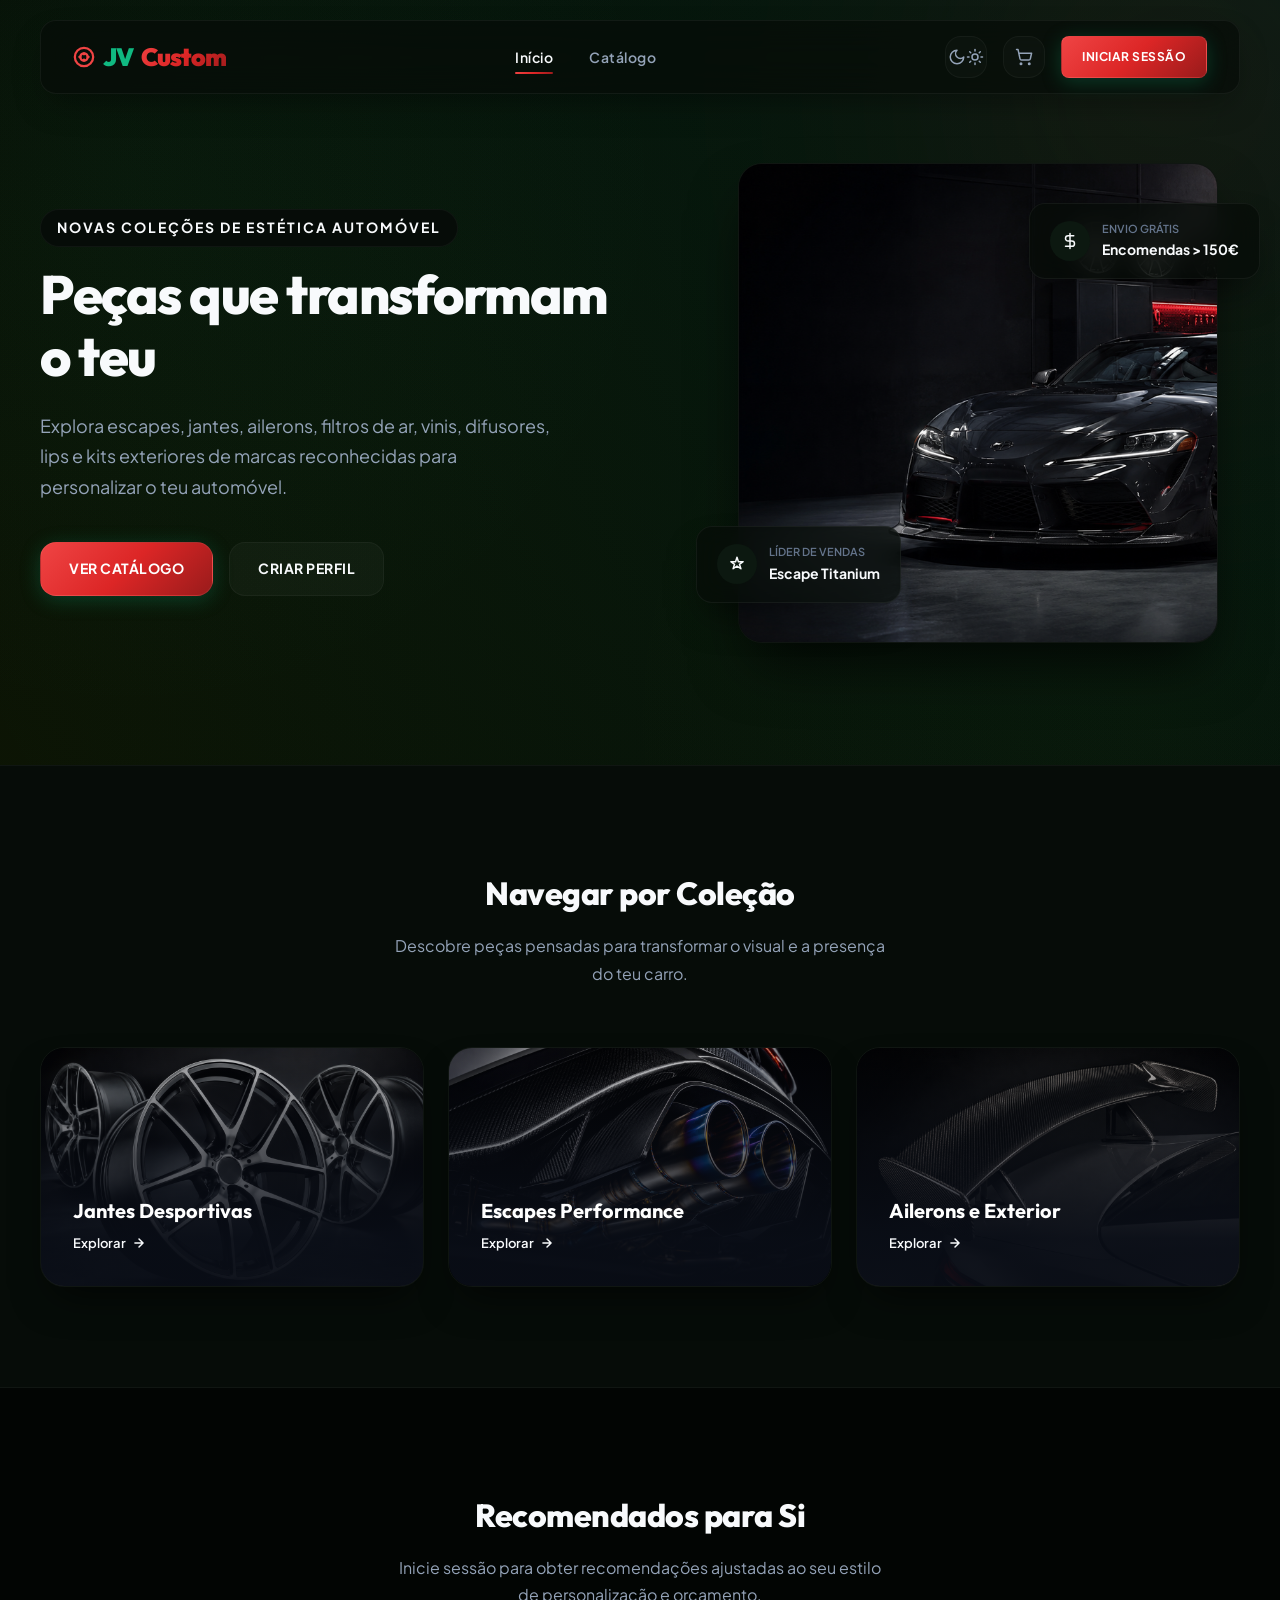
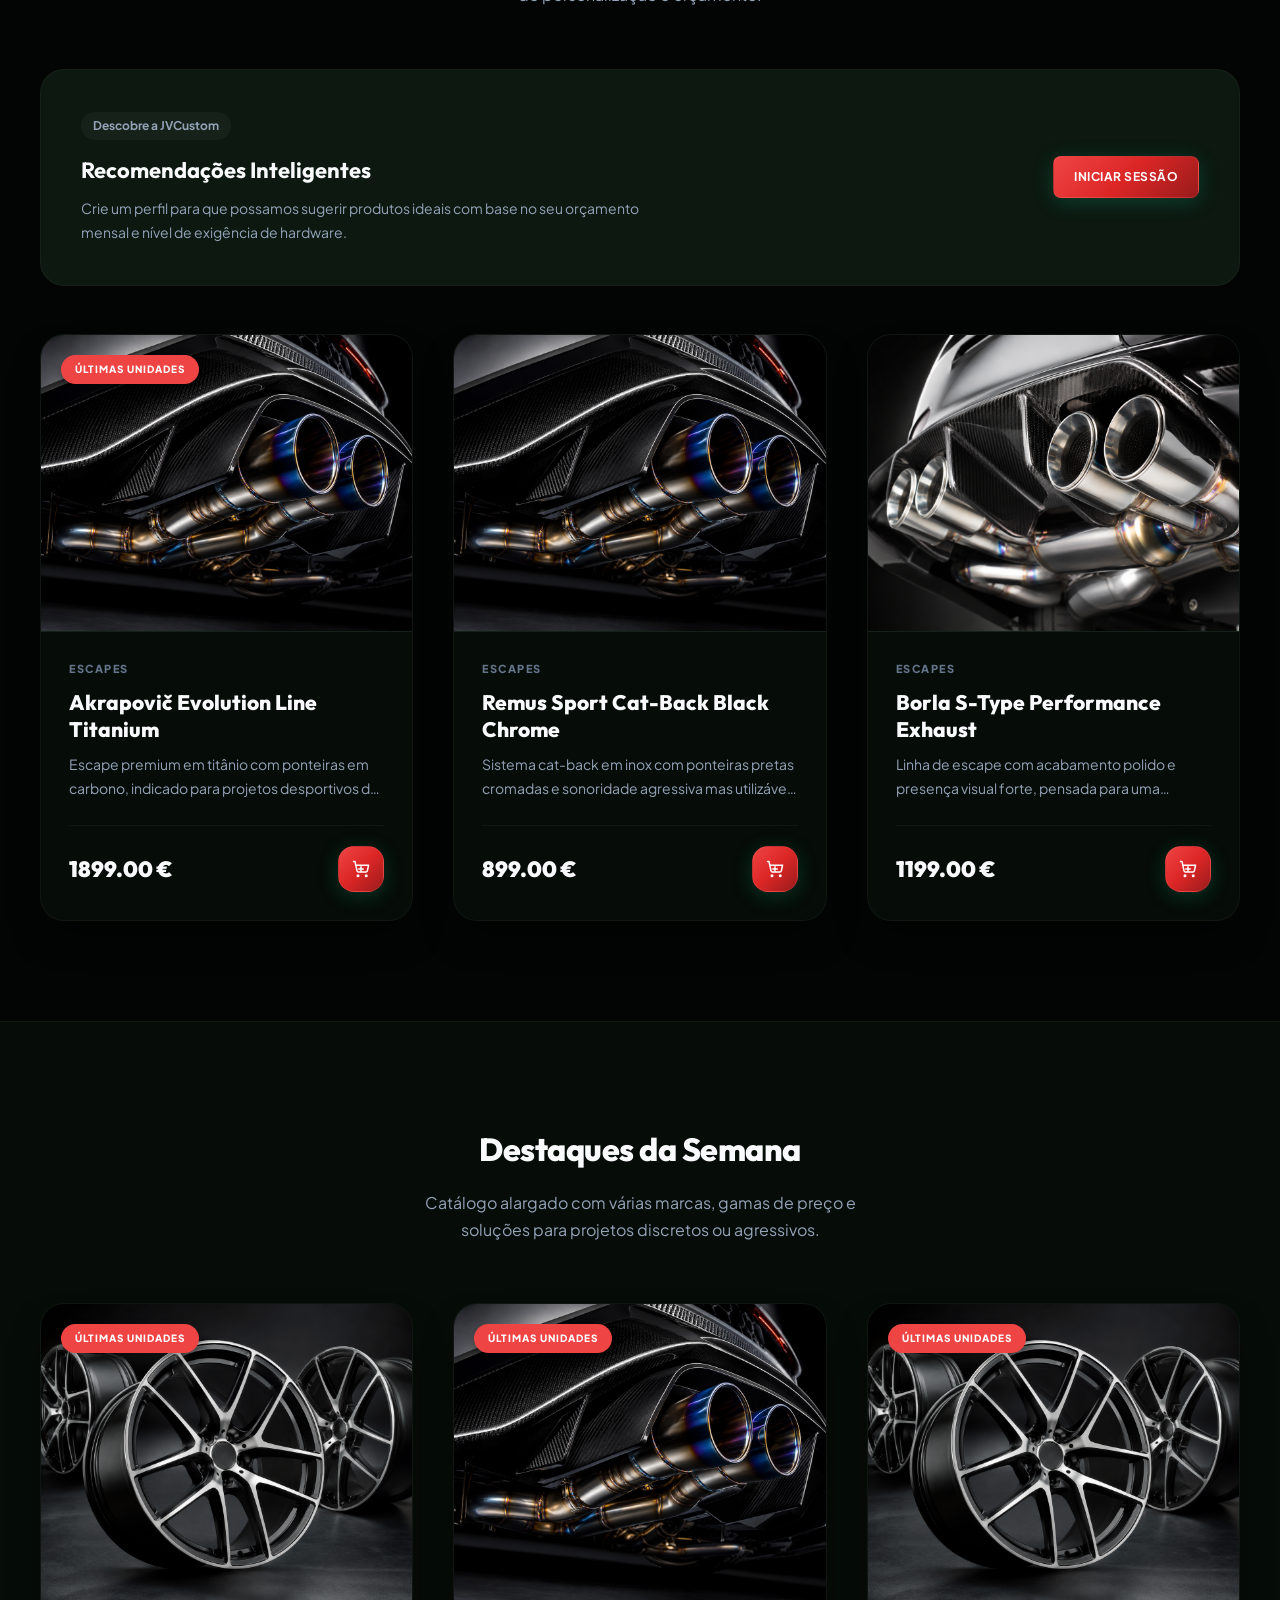
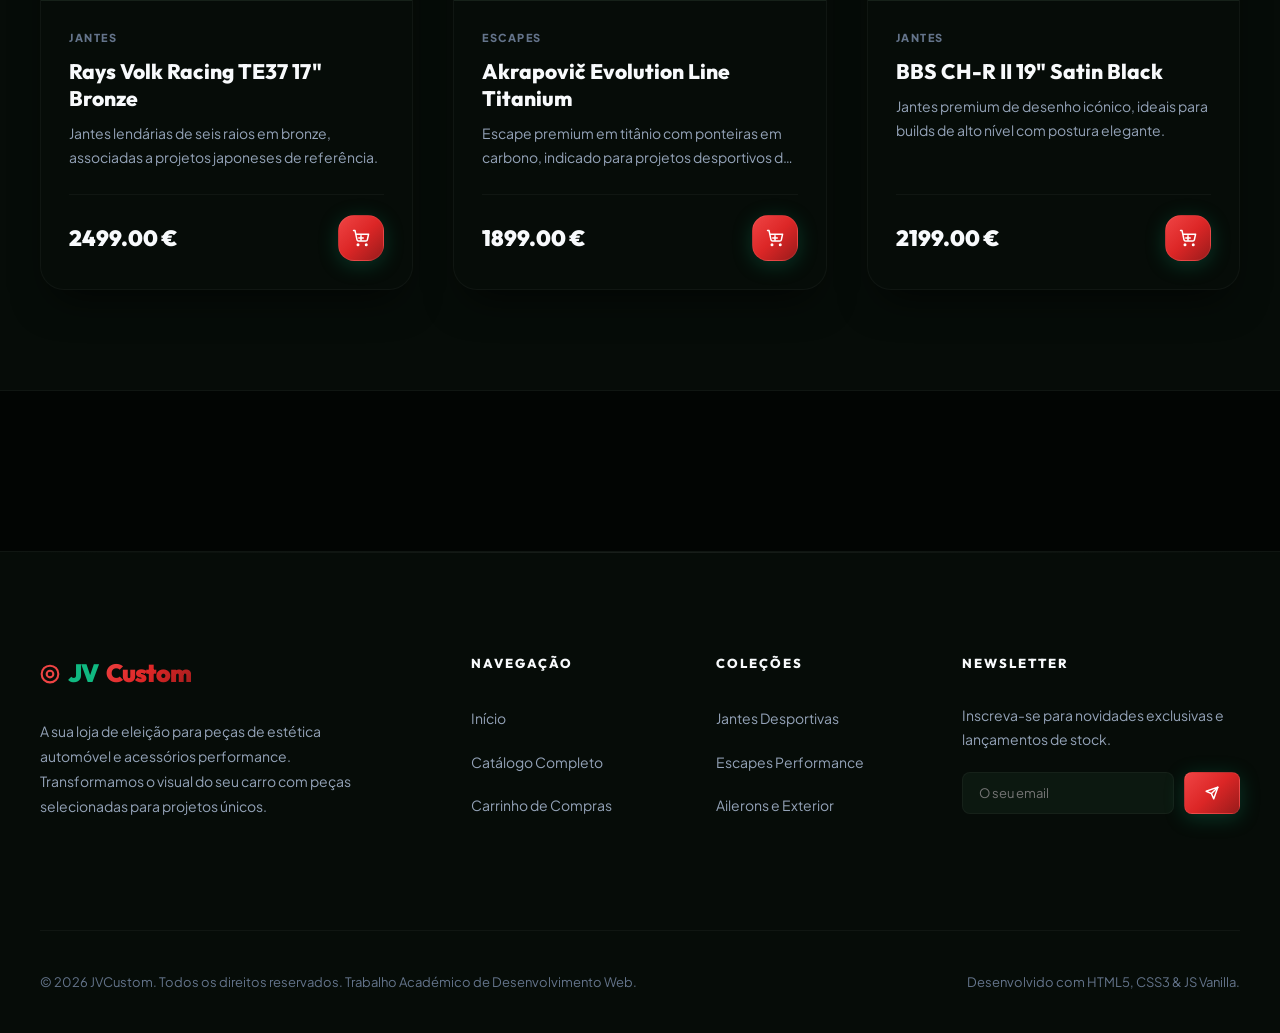
<file: projeto/index.html>
<!DOCTYPE html>
<html lang="pt">
<head>
  <meta charset="UTF-8">
  <meta name="viewport" content="width=device-width, initial-scale=1.0">
  <meta name="description" content="JVCustom - Peças de estética automóvel, escapes, jantes, ailerons, filtros de ar e adesivos para personalização.">
  <title>JVCustom - Peças de Estética Automóvel</title>
  
  <!-- Fontes Google -->
  <link rel="preconnect" href="https://fonts.googleapis.com">
  <link rel="preconnect" href="https://fonts.gstatic.com" crossorigin>
  
  <!-- Estilos Globais -->
  <link rel="stylesheet" href="css/style.css">
  
  <!-- Estilos Específicos para a Home -->
  <style>
    /* Hero Section */
    .hero {
      position: relative;
      padding: 140px 0 100px;
      min-height: 85vh;
      display: flex;
      align-items: center;
      background: radial-gradient(circle at top right, rgba(16, 185, 129, 0.12), transparent),
                  radial-gradient(circle at bottom left, rgba(132, 204, 22, 0.08), transparent);
      overflow: hidden;
    }
    
    .hero::before {
      content: '';
      position: absolute;
      width: 400px;
      height: 400px;
      background: var(--accent-primary);
      filter: blur(150px);
      opacity: 0.15;
      top: -100px;
      right: -100px;
      border-radius: var(--radius-full);
      pointer-events: none;
    }
    
    .hero-grid {
      display: grid;
      grid-template-columns: 1.2fr 1fr;
      gap: 48px;
      align-items: center;
    }
    
    .hero-tagline {
      font-size: 14px;
      font-weight: 700;
      text-transform: uppercase;
      letter-spacing: 2px;
      color: var(--accent-primary);
      margin-bottom: 16px;
      display: inline-block;
      border: 1px solid var(--border-color);
      padding: 6px 16px;
      border-radius: var(--radius-full);
      background-color: var(--bg-secondary);
    }
    
    .hero-title {
      font-family: var(--font-display);
      font-size: 54px;
      font-weight: 800;
      line-height: 1.15;
      letter-spacing: -1.5px;
      margin-bottom: 24px;
    }
    
    .hero-title span {
      background: linear-gradient(135deg, var(--accent-primary), var(--accent-secondary));
      -webkit-background-clip: text;
      -webkit-text-fill-color: transparent;
    }
    
    .hero-desc {
      font-size: 18px;
      color: var(--text-secondary);
      margin-bottom: 40px;
      max-width: 520px;
    }
    
    .hero-buttons {
      display: flex;
      gap: 16px;
    }
    
    .hero-image-container {
      position: relative;
      display: flex;
      justify-content: center;
      align-items: center;
    }
    
    .hero-image-wrapper {
      position: relative;
      width: 100%;
      max-width: 480px;
      aspect-ratio: 1;
      border-radius: var(--radius-lg);
      overflow: hidden;
      border: 1px solid var(--border-color);
      box-shadow: 0 30px 60px -15px rgba(0, 0, 0, 0.8);
      background-color: var(--bg-secondary);
    }
    
    .hero-img {
      width: 100%;
      height: 100%;
      object-fit: cover;
      transition: var(--transition-slow);
    }
    
    .hero-image-container:hover .hero-img {
      transform: scale(1.05);
    }
    
    /* Decorações Hero */
    .hero-badge-float {
      position: absolute;
      background-color: var(--glass-bg);
      backdrop-filter: blur(12px);
      -webkit-backdrop-filter: blur(12px);
      border: 1px solid var(--glass-border);
      padding: 16px 20px;
      border-radius: var(--radius-md);
      box-shadow: var(--card-shadow);
      display: flex;
      align-items: center;
      gap: 12px;
      z-index: 10;
      animation: float 4s ease-in-out infinite;
    }
    
    .hero-badge-1 {
      bottom: 40px;
      left: -20px;
    }
    
    .hero-badge-2 {
      top: 40px;
      right: -20px;
      animation-delay: 2s;
    }
    
    .float-icon {
      width: 40px;
      height: 40px;
      background-color: var(--bg-tertiary);
      border-radius: var(--radius-full);
      display: flex;
      align-items: center;
      justify-content: center;
      color: var(--accent-secondary);
    }
    
    .float-text div:first-child {
      font-size: 11px;
      color: var(--text-muted);
      text-transform: uppercase;
      font-weight: 600;
    }
    
    .float-text div:last-child {
      font-size: 14px;
      font-weight: 700;
      color: var(--text-primary);
    }
    
    @keyframes float {
      0%, 100% { transform: translateY(0); }
      50% { transform: translateY(-10px); }
    }
    
    /* Section Styles */
    .section-title {
      font-family: var(--font-display);
      font-size: 32px;
      font-weight: 800;
      text-align: center;
      margin-bottom: 12px;
      letter-spacing: -0.5px;
    }
    
    .section-subtitle {
      text-align: center;
      color: var(--text-secondary);
      font-size: 16px;
      margin-bottom: 60px;
      max-width: 500px;
      margin-left: auto;
      margin-right: auto;
    }
    
    .home-section {
      padding: 100px 0;
    }
    
    .home-section.dark-alt {
      background-color: var(--bg-secondary);
      border-top: 1px solid var(--border-color);
      border-bottom: 1px solid var(--border-color);
    }
    
    /* Categories Showcase */
    .categories-grid {
      display: grid;
      grid-template-columns: repeat(3, 1fr);
      gap: 24px;
    }
    
    .category-card {
      position: relative;
      height: 240px;
      border-radius: var(--radius-lg);
      overflow: hidden;
      border: 1px solid var(--border-color);
      display: flex;
      align-items: flex-end;
      padding: 32px;
      box-shadow: var(--card-shadow);
    }
    
    .category-card::before {
      content: '';
      position: absolute;
      top: 0;
      left: 0;
      width: 100%;
      height: 100%;
      background: linear-gradient(to top, rgba(9, 13, 22, 0.95) 20%, rgba(9, 13, 22, 0.2));
      z-index: 1;
      transition: var(--transition-normal);
    }
    
    .category-img {
      position: absolute;
      top: 0;
      left: 0;
      width: 100%;
      height: 100%;
      object-fit: cover;
      transition: var(--transition-slow);
    }
    
    .category-card:hover .category-img {
      transform: scale(1.08);
    }
    
    .category-card:hover::before {
      background: linear-gradient(to top, rgba(9, 13, 22, 0.95) 10%, rgba(9, 13, 22, 0.4));
    }
    
    .category-info {
      position: relative;
      z-index: 2;
    }
    
    .category-name {
      font-family: var(--font-display);
      font-size: 20px;
      font-weight: 700;
      color: white;
      margin-bottom: 4px;
    }
    
    .category-action {
      font-size: 13px;
      font-weight: 600;
      color: var(--accent-primary-hover);
      display: flex;
      align-items: center;
      gap: 6px;
    }
    
    .category-card:hover .category-action {
      gap: 10px;
    }
    
    /* Personalized suggestions section placeholder card */
    .recommendation-banner {
      background-color: var(--bg-tertiary);
      border: 1px solid var(--border-color);
      border-radius: var(--radius-lg);
      padding: 40px;
      display: flex;
      align-items: center;
      justify-content: space-between;
      gap: 32px;
      margin-bottom: 48px;
    }
    
    .recommend-badge {
      display: inline-block;
      padding: 4px 12px;
      background-color: var(--success-bg);
      color: var(--success);
      font-size: 12px;
      font-weight: 700;
      border-radius: var(--radius-full);
      margin-bottom: 12px;
    }
    
    .recommendation-title {
      font-family: var(--font-display);
      font-size: 22px;
      font-weight: 700;
      margin-bottom: 8px;
    }
    
    .recommendation-desc {
      font-size: 14px;
      color: var(--text-secondary);
      max-width: 600px;
    }
    
    @media (max-width: 1024px) {
      .hero-grid {
        grid-template-columns: 1fr;
        text-align: center;
      }
      .hero-desc {
        margin-left: auto;
        margin-right: auto;
      }
      .hero-buttons {
        justify-content: center;
      }
      .hero-image-container {
        margin-top: 48px;
      }
      .categories-grid {
        grid-template-columns: 1fr;
      }
      .recommendation-banner {
        flex-direction: column;
        text-align: center;
        padding: 30px;
      }
    }
  </style>
</head>
<body>

  <!-- Cabeçalho Global -->
  <header id="global-header"></header>

  <!-- Seção Hero -->
  <section class="hero">
    <div class="container">
      <div class="hero-grid">
        <!-- Textos do Hero -->
        <div class="hero-content">
          <span class="hero-tagline">Novas coleções de estética automóvel</span>
          <h1 class="hero-title">
            Peças que transformam<br>o teu <span>projeto</span>
          </h1>
          <p class="hero-desc">
            Explora escapes, jantes, ailerons, filtros de ar, vinis, difusores, lips e kits exteriores de marcas reconhecidas para personalizar o teu automóvel.
          </p>
          <div class="hero-buttons">
            <a href="shop.html" class="btn btn-primary">Ver Catálogo</a>
            <a href="auth.html" class="btn btn-secondary">Criar Perfil</a>
          </div>
        </div>
        
        <!-- Imagem e Badges Flutuantes -->
        <div class="hero-image-container">
          <div class="hero-image-wrapper">
            <img src="assets/img/hero-garage.png" alt="Carro Personalizado" class="hero-img">
          </div>
          
          <!-- Badge Flutuante 1 -->
          <div class="hero-badge-float hero-badge-1">
            <div class="float-icon">
              <svg width="18" height="18" viewBox="0 0 24 24" fill="none" stroke="currentColor" stroke-width="2" stroke-linecap="round" stroke-linejoin="round"><path d="m12 3-1.912 5.886H3.82l4.897 3.56L6.805 18.33 12 14.77l5.195 3.56-1.912-5.886 4.897-3.56h-6.268Z"/></svg>
            </div>
            <div class="float-text">
              <div>Líder de Vendas</div>
              <div>Escape Titanium</div>
            </div>
          </div>
          
          <!-- Badge Flutuante 2 -->
          <div class="hero-badge-float hero-badge-2">
            <div class="float-icon" style="color: var(--accent-primary);">
              <svg width="18" height="18" viewBox="0 0 24 24" fill="none" stroke="currentColor" stroke-width="2" stroke-linecap="round" stroke-linejoin="round"><path d="M12 2v20M17 5H9.5a3.5 3.5 0 0 0 0 7h5a3.5 3.5 0 0 1 0 7H6"/></svg>
            </div>
            <div class="float-text">
              <div>Envio Grátis</div>
              <div>Encomendas > 150€</div>
            </div>
          </div>
        </div>
      </div>
    </div>
  </section>

  <!-- Categorias -->
  <section class="home-section dark-alt">
    <div class="container">
      <h2 class="section-title">Navegar por Coleção</h2>
      <p class="section-subtitle">Descobre peças pensadas para transformar o visual e a presença do teu carro.</p>
      
      <div class="categories-grid">
        <!-- Jantes -->
        <a href="shop.html?category=Jantes" class="category-card">
          <img src="assets/img/jantes-forged.png" alt="Jantes Desportivas" class="category-img">
          <div class="category-info">
            <div class="category-name">Jantes Desportivas</div>
            <div class="category-action">
              Explorar
              <svg width="14" height="14" viewBox="0 0 24 24" fill="none" stroke="currentColor" stroke-width="2.5" stroke-linecap="round" stroke-linejoin="round"><path d="M5 12h14M12 5l7 7-7 7"/></svg>
            </div>
          </div>
        </a>
        
        <!-- Escapes -->
        <a href="shop.html?category=Escapes" class="category-card">
          <img src="assets/img/escape-titanium.png" alt="Escapes Performance" class="category-img">
          <div class="category-info">
            <div class="category-name">Escapes Performance</div>
            <div class="category-action">
              Explorar
              <svg width="14" height="14" viewBox="0 0 24 24" fill="none" stroke="currentColor" stroke-width="2.5" stroke-linecap="round" stroke-linejoin="round"><path d="M5 12h14M12 5l7 7-7 7"/></svg>
            </div>
          </div>
        </a>
        
        <!-- Ailerons -->
        <a href="shop.html?category=Ailerons" class="category-card">
          <img src="assets/img/aileron-carbono.png" alt="Ailerons e Exterior" class="category-img">
          <div class="category-info">
            <div class="category-name">Ailerons e Exterior</div>
            <div class="category-action">
              Explorar
              <svg width="14" height="14" viewBox="0 0 24 24" fill="none" stroke="currentColor" stroke-width="2.5" stroke-linecap="round" stroke-linejoin="round"><path d="M5 12h14M12 5l7 7-7 7"/></svg>
            </div>
          </div>
        </a>
      </div>
    </div>
  </section>

  <!-- Recomendações Personalizadas -->
  <section class="home-section" id="recommendations-section">
    <div class="container">
      <h2 class="section-title">Recomendados para Si</h2>
      <p class="section-subtitle" id="recommendations-description">Carregando sugestões personalizadas com base no seu perfil...</p>
      
      <!-- Banner Dinâmico -->
      <div id="recommendationBanner" class="recommendation-banner" style="display: none;">
        <!-- Injetado por JS -->
      </div>
      
      <!-- Grelha de Produtos Recomendados -->
      <div class="product-grid" id="recommendedProductsGrid">
        <!-- Injetado por JS -->
      </div>
    </div>
  </section>

  <!-- Mais Populares -->
  <section class="home-section dark-alt">
    <div class="container">
      <h2 class="section-title">Destaques da Semana</h2>
      <p class="section-subtitle">Catálogo alargado com várias marcas, gamas de preço e soluções para projetos discretos ou agressivos.</p>
      
      <div class="product-grid" id="featuredProductsGrid">
        <!-- Injetado por JS -->
      </div>
    </div>
  </section>

  <!-- Rodapé Global -->
  <footer id="global-footer"></footer>

  <!-- Scripts -->
  <script src="js/db.js"></script>
  <script src="js/main.js"></script>
  <script>
    // Script específico da Home Page para carregar os produtos
    document.addEventListener('DOMContentLoaded', () => {
      renderHomepageProducts();
      
      // Escutar se o perfil do utilizador mudou para re-renderizar
      window.addEventListener('cartUpdated', renderHomepageProducts);
    });

    function renderHomepageProducts() {
      if (!window.db) return;
      
      const session = window.db.getSession();
      const products = window.db.getProducts();
      
      // 1. Renderizar Recomendados
      const recTitleDesc = document.getElementById('recommendations-description');
      const recBanner = document.getElementById('recommendationBanner');
      const recGrid = document.getElementById('recommendedProductsGrid');
      
      if (session) {
        // Utilizador tem sessão iniciada -> Recomendações Personalizadas
        recTitleDesc.innerHTML = `Olá <strong>${session.name}</strong>, de acordo com o seu perfil <strong>${session.preference}</strong> e orçamento <strong>${session.budget}</strong>:`;
        
        // Regras de recomendação:
        // - Orçamento 'Low' (Baixo): Recomenda produtos até 100€
        // - Orçamento 'Medium' (Moderado): Recomenda produtos até 300€
        // - Orçamento 'High' (Premium): Recomenda produtos acima de 200€ (luxo)
        // Se a preferência for 'Exigente', dar prioridade a produtos de maior valor e maior rating.
        let filteredRecs = [];
        let bannerText = '';
        
        if (session.budget === 'Low') {
          filteredRecs = products.filter(p => p.price <= 100);
          bannerText = `Está com perfil <strong>Económico</strong>. Sugerimos filtros de ar, adesivos e pequenos detalhes exteriores para começar a personalização sem gastar demasiado.`;
        } else if (session.budget === 'Medium') {
          filteredRecs = products.filter(p => p.price > 40 && p.price <= 300);
          bannerText = `Está com perfil <strong>Prático/Moderado</strong>. Selecionámos jantes, ailerons e difusores com bom equilíbrio entre preço, impacto visual e qualidade.`;
        } else { // High
          filteredRecs = products.filter(p => p.price >= 200);
          bannerText = `Está com perfil <strong>Premium/Exigente</strong>. Destacamos escapes, jantes premium e peças de carbono, evitando sugestões de baixo impacto visual.`;
        }
        
        // Exibir banner
        recBanner.style.display = 'flex';
        recBanner.innerHTML = `
          <div>
            <span class="recommend-badge">Sugerido para o seu Perfil</span>
            <h3 class="recommendation-title">Coleção Selecionada Especialmente</h3>
            <p class="recommendation-desc">${bannerText}</p>
          </div>
          <a href="profile.html" class="btn btn-secondary btn-sm" style="flex-shrink: 0;">Ajustar Preferências</a>
        `;
        
        // Mostrar produtos correspondentes
        renderGrid(recGrid, filteredRecs.slice(0, 3), true);
      } else {
        // Utilizador sem sessão -> Sugestões padrão + Banner para iniciar sessão
        recTitleDesc.innerText = 'Inicie sessão para obter recomendações ajustadas ao seu estilo de personalização e orçamento.';
        
        recBanner.style.display = 'flex';
        recBanner.innerHTML = `
          <div>
            <span class="recommend-badge" style="background-color: var(--border-color); color: var(--text-secondary);">Descobre a JVCustom</span>
            <h3 class="recommendation-title">Recomendações Inteligentes</h3>
            <p class="recommendation-desc">Crie um perfil para que possamos sugerir produtos ideais com base no seu orçamento mensal e nível de exigência de hardware.</p>
          </div>
          <a href="auth.html" class="btn btn-primary btn-sm" style="flex-shrink: 0;">Iniciar Sessão</a>
        `;
        
        // Mostrar sugestões populares por defeito
        const defaultRecs = products.filter(p => p.rating >= 4.7);
        renderGrid(recGrid, defaultRecs.slice(0, 3), false);
      }
      
      // 2. Renderizar Destaques da Semana (Mais Populares por Rating)
      const featuredGrid = document.getElementById('featuredProductsGrid');
      const sortedByRating = [...products].sort((a, b) => b.rating - a.rating);
      renderGrid(featuredGrid, sortedByRating.slice(0, 3), false);
    }
    
    // Função utilitária para renderizar uma grelha de produtos
    function renderGrid(container, items, showBadge) {
      if (items.length === 0) {
        container.innerHTML = `
          <div style="grid-column: 1/-1; text-align: center; padding: 40px; color: var(--text-muted);">
            Nenhum produto correspondente disponível de momento.
          </div>
        `;
        return;
      }
      
      container.innerHTML = items.map(p => {
        let badgeHtml = '';
        if (showBadge) {
          badgeHtml = `<span class="product-card-badge badge-recommend">Para Si</span>`;
        } else if (p.stock <= 3 && p.stock > 0) {
          badgeHtml = `<span class="product-card-badge badge-low-stock">Últimas Unidades</span>`;
        } else if (p.stock === 0) {
          badgeHtml = `<span class="product-card-badge badge-low-stock" style="background-color: var(--text-muted)">Esgotado</span>`;
        }
        
        return `
          <div class="product-card">
            ${badgeHtml}
            <div class="product-card-image-wrapper">
              <a href="product-details.html?id=${p.id}">
                <img src="${p.image}" alt="${p.name}" class="product-card-image">
              </a>
            </div>
            <div class="product-card-info">
              <span class="product-card-category">${p.category}</span>
              <a href="product-details.html?id=${p.id}">
                <h3 class="product-card-title">${p.name}</h3>
              </a>
              <p class="product-card-description">${p.description}</p>
              <div class="product-card-footer">
                <span class="product-card-price">${p.price.toFixed(2)} €</span>
                ${p.stock > 0 ? `
                  <button class="btn btn-primary btn-sm btn-icon-only" onclick="quickAdd('${p.id}')" aria-label="Adicionar ${p.name} ao carrinho">
                    <svg width="18" height="18" viewBox="0 0 24 24" fill="none" stroke="currentColor" stroke-width="2" stroke-linecap="round" stroke-linejoin="round"><circle cx="8" cy="21" r="1"/><circle cx="19" cy="21" r="1"/><path d="M2.05 2.05h2l2.66 12.42a2 2 0 0 0 2 1.58h9.78a2 2 0 0 0 1.95-1.57l1.65-7.43H5.12"/><line x1="12" x2="12" y1="9" y2="15"/><line x1="9" x2="15" y1="12" y2="12"/></svg>
                  </button>
                ` : `
                  <span style="font-size: 13px; font-weight: 700; color: var(--text-muted)">Sem Stock</span>
                `}
              </div>
            </div>
          </div>
        `;
      }).join('');
    }
    
    // Função para adição rápida ao carrinho
    function quickAdd(productId) {
      if (window.db) {
        const result = window.db.addToCart(productId, 1);
        if (result.success) {
          window.showToast('Carrinho Atualizado', result.message, 'success');
        } else {
          window.showToast('Erro de Stock', result.message, 'warning');
        }
      }
    }
  </script>
</body>
</html>
</file>
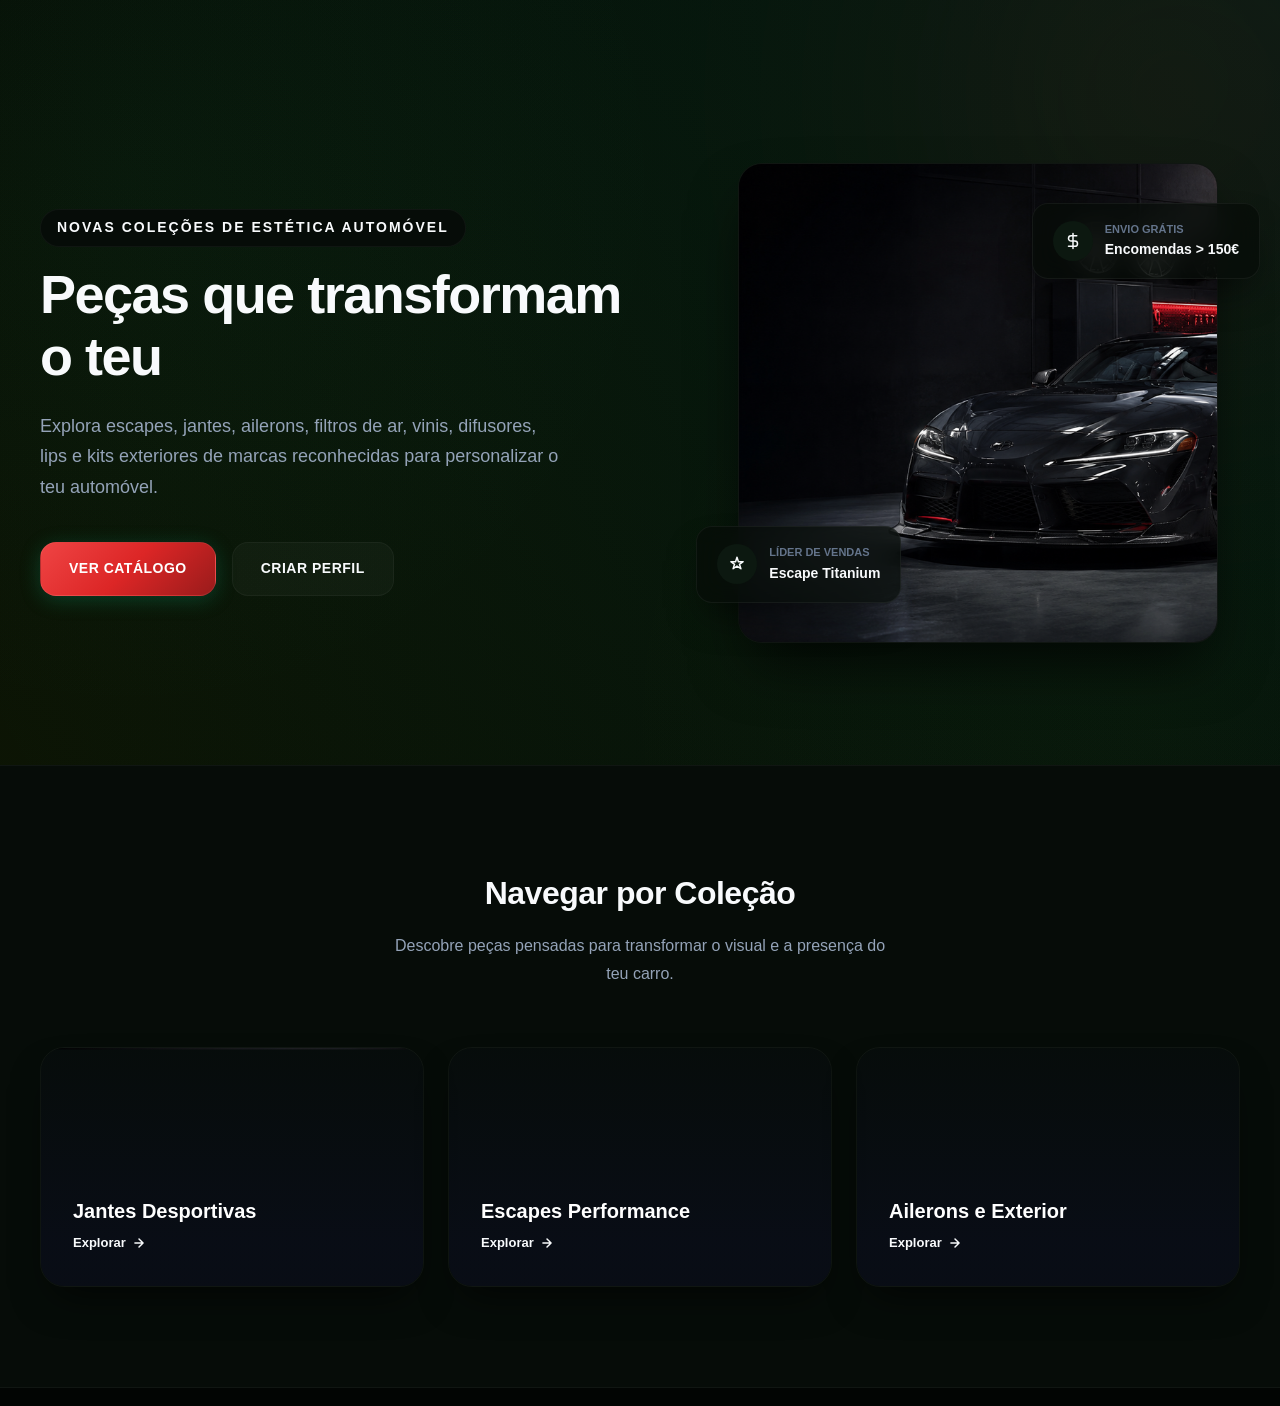
<file: projeto/admin.html>
<!DOCTYPE html>
<html lang="pt">
<head>
  <meta charset="UTF-8">
  <meta name="viewport" content="width=device-width, initial-scale=1.0">
  <meta name="description" content="Painel de Administração da JVCustom - Controle de stock, relatórios de vendas e gestão do catálogo de produtos.">
  <title>JVCustom - Painel de Administração</title>
  
  <!-- Fontes Google -->
  <link rel="preconnect" href="https://fonts.googleapis.com">
  <link rel="preconnect" href="https://fonts.gstatic.com" crossorigin>
  
  <!-- Estilos Globais -->
  <link rel="stylesheet" href="css/style.css">
  
  <!-- Estilos Específicos para Administração -->
  <style>
    .admin-container {
      margin-top: 40px;
    }
    
    /* Grelha de Métricas */
    .metrics-grid {
      display: grid;
      grid-template-columns: repeat(4, 1fr);
      gap: 20px;
      margin-bottom: 40px;
    }
    
    .metric-card {
      background-color: var(--bg-secondary);
      border: 1px solid var(--border-color);
      border-radius: var(--radius-lg);
      padding: 24px;
      box-shadow: var(--card-shadow);
      display: flex;
      align-items: center;
      gap: 20px;
      transition: var(--transition);
    }
    
    .metric-card:hover {
      transform: translateY(-4px);
      border-color: var(--border-hover);
      box-shadow: var(--accent-glow);
    }
    
    .metric-icon-wrap {
      width: 56px;
      height: 56px;
      border-radius: var(--radius-md);
      background-color: var(--bg-tertiary);
      display: flex;
      align-items: center;
      justify-content: center;
      font-size: 24px;
    }
    
    .metric-icon-revenue { color: var(--success); }
    .metric-icon-orders { color: var(--accent-primary); }
    .metric-icon-users { color: var(--accent-secondary); }
    .metric-icon-stock { color: var(--danger); }
    
    .metric-details div:first-child {
      font-size: 13px;
      color: var(--text-secondary);
      text-transform: uppercase;
      font-weight: 600;
      margin-bottom: 4px;
    }
    
    .metric-details div:last-child {
      font-family: var(--font-display);
      font-size: 26px;
      font-weight: 800;
      color: var(--text-primary);
    }
    
    /* Tabelas e Abas */
    .admin-card {
      background-color: var(--bg-secondary);
      border: 1px solid var(--border-color);
      border-radius: var(--radius-lg);
      padding: 30px;
      box-shadow: var(--card-shadow);
      margin-bottom: 40px;
    }
    
    .admin-card-header {
      display: flex;
      justify-content: space-between;
      align-items: center;
      margin-bottom: 24px;
      flex-wrap: wrap;
      gap: 16px;
    }
    
    .admin-card-title {
      font-family: var(--font-display);
      font-size: 22px;
      font-weight: 800;
    }
    
    /* Abas de Navegação Admin */
    .admin-tabs {
      display: flex;
      gap: 16px;
      margin-bottom: 30px;
      list-style: none;
      border-bottom: 1px solid var(--border-color);
      padding-bottom: 1px;
    }
    
    .admin-tab {
      padding: 12px 20px;
      font-weight: 600;
      font-size: 15px;
      color: var(--text-secondary);
      cursor: pointer;
      border-bottom: 2px solid transparent;
      transition: var(--transition-fast);
    }
    
    .admin-tab:hover, .admin-tab.active {
      color: var(--text-primary);
    }
    
    .admin-tab.active {
      border-bottom-color: var(--accent-primary);
      font-weight: 700;
    }
    
    /* Tabelas */
    .table-responsive {
      width: 100%;
      overflow-x: auto;
    }
    
    .admin-table {
      width: 100%;
      border-collapse: collapse;
      text-align: left;
      font-size: 14px;
    }
    
    .admin-table th {
      padding: 16px 20px;
      background-color: var(--bg-tertiary);
      font-weight: 700;
      color: var(--text-secondary);
      border-bottom: 1px solid var(--border-color);
      text-transform: uppercase;
      font-size: 12px;
      letter-spacing: 0.5px;
    }
    
    .admin-table td {
      padding: 16px 20px;
      border-bottom: 1px solid var(--border-color);
      vertical-align: middle;
    }
    
    .admin-table tr:last-child td {
      border-bottom: none;
    }
    
    .admin-table tr:hover td {
      background-color: rgba(255, 255, 255, 0.01);
    }
    
    .product-thumb {
      width: 48px;
      height: 48px;
      object-fit: cover;
      border-radius: var(--radius-sm);
      border: 1px solid var(--border-color);
      background-color: var(--bg-tertiary);
    }
    
    /* Badges de Stock */
    .stock-badge {
      display: inline-flex;
      align-items: center;
      padding: 4px 8px;
      font-size: 12px;
      font-weight: 700;
      border-radius: var(--radius-sm);
    }
    
    .stock-badge-low {
      background-color: var(--danger-bg);
      color: var(--danger);
    }
    
    .stock-badge-ok {
      background-color: var(--success-bg);
      color: var(--success);
    }
    
    /* Ações de Stock Rápido */
    .quick-stock-form {
      display: flex;
      align-items: center;
      gap: 6px;
    }
    
    .quick-stock-input {
      width: 60px;
      padding: 6px 8px;
      border: 1px solid var(--border-color);
      background-color: var(--bg-tertiary);
      border-radius: var(--radius-sm);
      text-align: center;
      font-weight: 700;
    }
    
    .action-icons {
      display: flex;
      gap: 8px;
    }
    
    .action-icon-btn {
      width: 32px;
      height: 32px;
      border-radius: var(--radius-sm);
      display: flex;
      align-items: center;
      justify-content: center;
      border: 1px solid var(--border-color);
      color: var(--text-secondary);
      transition: var(--transition-fast);
    }
    
    .action-icon-btn:hover {
      background-color: var(--bg-tertiary);
      color: var(--text-primary);
    }
    
    .action-icon-btn.edit:hover {
      color: var(--accent-primary-hover);
      border-color: var(--accent-primary);
    }
    
    .action-icon-btn.delete:hover {
      color: var(--danger);
      border-color: var(--danger);
    }
    
    /* Alerta de Stock Crítico */
    .critical-stock-banner {
      background-color: var(--danger-bg);
      border: 1px solid var(--danger);
      color: var(--text-primary);
      border-radius: var(--radius-lg);
      padding: 20px 30px;
      margin-bottom: 40px;
      display: flex;
      justify-content: space-between;
      align-items: center;
      flex-wrap: wrap;
      gap: 16px;
    }
    
    @media (max-width: 1024px) {
      .metrics-grid {
        grid-template-columns: 1fr 1fr;
      }
    }
    
    @media (max-width: 640px) {
      .metrics-grid {
        grid-template-columns: 1fr;
      }
      .critical-stock-banner {
        flex-direction: column;
        text-align: center;
        justify-content: center;
      }
    }
  </style>
</head>
<body>

  <!-- Cabeçalho Global -->
  <header id="global-header"></header>

  <!-- Conteúdo Principal -->
  <main class="main-content">
    <div class="container admin-container">
      
      <!-- Cabeçalho de Introdução -->
      <div style="margin-bottom: 40px;">
        <h1 style="font-family: var(--font-display); font-size: 34px; font-weight: 800; margin-bottom: 8px;">Painel de Gestão</h1>
        <p style="color: var(--text-secondary);">Bem-vindo à área de administração do sistema. Controle o catálogo de peças, stocks e vendas.</p>
      </div>

      <!-- Alerta de Stock Crítico -->
      <div class="critical-stock-banner" id="criticalStockAlert" style="display: none;">
        <div>
          <svg style="vertical-align: middle; margin-right: 12px; color: var(--danger);" width="24" height="24" viewBox="0 0 24 24" fill="none" stroke="currentColor" stroke-width="2.5" stroke-linecap="round" stroke-linejoin="round"><circle cx="12" cy="12" r="10"/><line x1="12" x2="12" y1="8" y2="12"/><line x1="12" x2="12.01" y1="16" y2="16"/></svg>
          <strong id="criticalAlertText">Atenção: Existem produtos com rutura ou stock crítico!</strong>
        </div>
        <button class="btn btn-danger btn-sm" onclick="scrollToStock()">Resolver Agora</button>
      </div>

      <!-- Secção de Métricas / KPI Cards -->
      <div class="metrics-grid">
        <!-- Vendas Simbólicas -->
        <div class="metric-card">
          <div class="metric-icon-wrap metric-icon-revenue">
            <svg width="24" height="24" viewBox="0 0 24 24" fill="none" stroke="currentColor" stroke-width="2" stroke-linecap="round" stroke-linejoin="round"><line x1="12" x2="12" y1="2" y2="22"/><path d="M17 5H9.5a3.5 3.5 0 0 0 0 7h5a3.5 3.5 0 0 1 0 7H6"/></svg>
          </div>
          <div class="metric-details">
            <div>Faturação</div>
            <div id="metricRevenue">0.00 €</div>
          </div>
        </div>

        <!-- Total Encomendas -->
        <div class="metric-card">
          <div class="metric-icon-wrap metric-icon-orders">
            <svg width="24" height="24" viewBox="0 0 24 24" fill="none" stroke="currentColor" stroke-width="2" stroke-linecap="round" stroke-linejoin="round"><path d="M6 2 3 6v14a2 2 0 0 0 2 2h14a2 2 0 0 0 2-2V6l-3-4Z"/><line x1="3" x2="21" y1="6" y2="6"/><path d="M16 10a4 4 0 0 1-8 0"/></svg>
          </div>
          <div class="metric-details">
            <div>Encomendas</div>
            <div id="metricOrders">0</div>
          </div>
        </div>

        <!-- Clientes Registados -->
        <div class="metric-card">
          <div class="metric-icon-wrap metric-icon-users">
            <svg width="24" height="24" viewBox="0 0 24 24" fill="none" stroke="currentColor" stroke-width="2" stroke-linecap="round" stroke-linejoin="round"><path d="M19 21v-2a4 4 0 0 0-4-4H9a4 4 0 0 0-4 4v2"/><circle cx="12" cy="7" r="4"/></svg>
          </div>
          <div class="metric-details">
            <div>Utilizadores</div>
            <div id="metricUsers">0</div>
          </div>
        </div>

        <!-- Rutura Stock -->
        <div class="metric-card" id="lowStockCard">
          <div class="metric-icon-wrap metric-icon-stock">
            <svg width="24" height="24" viewBox="0 0 24 24" fill="none" stroke="currentColor" stroke-width="2" stroke-linecap="round" stroke-linejoin="round"><path d="m21.73 18-8-14a2 2 0 0 0-3.48 0l-8 14A2 2 0 0 0 4 21h16a2 2 0 0 0 1.73-3Z"/><line x1="12" x2="12" y1="9" y2="13"/><line x1="12" x2="12.01" y1="17" y2="17"/></svg>
          </div>
          <div class="metric-details">
            <div>Stock Crítico</div>
            <div id="metricStock">0</div>
          </div>
        </div>
      </div>

      <!-- Abas de Navegação -->
      <ul class="admin-tabs">
        <li class="admin-tab active" id="tabProducts" onclick="switchAdminTab('products')">Lista de Artigos & Stock</li>
        <li class="admin-tab" id="tabSales" onclick="switchAdminTab('sales')">Vendas / Encomendas Registadas</li>
      </ul>

      <!-- ÁREA 1: LISTA DE PRODUTOS & CONTROLE STOCK -->
      <div id="adminProductsArea" class="admin-card">
        <div class="admin-card-header">
          <h2 class="admin-card-title">Gestão do Catálogo de Produtos</h2>
          <button class="btn btn-primary btn-sm" onclick="openAddModal()">
            <svg style="vertical-align: middle; margin-right: 4px;" width="16" height="16" viewBox="0 0 24 24" fill="none" stroke="currentColor" stroke-width="2.5"><line x1="12" x2="12" y1="5" y2="19"/><line x1="5" x2="19" y1="12" y2="12"/></svg>
            Adicionar Novo Produto
          </button>
        </div>
        
        <div class="table-responsive">
          <table class="admin-table">
            <thead>
              <tr>
                <th>Foto</th>
                <th>Nome do Produto</th>
                <th>Categoria</th>
                <th>Preço</th>
                <th>Quantidade Stock</th>
                <th>Atualização Rápida</th>
                <th>Ações</th>
              </tr>
            </thead>
            <tbody id="adminProductsTableBody">
              <!-- Injetado por JS -->
            </tbody>
          </table>
        </div>
      </div>

      <!-- ÁREA 2: VENDAS REGISTADAS -->
      <div id="adminSalesArea" class="admin-card" style="display: none;">
        <div class="admin-card-header">
          <h2 class="admin-card-title">Registo de Transações Recebidas</h2>
        </div>
        
        <div class="table-responsive">
          <table class="admin-table">
            <thead>
              <tr>
                <th>ID Encomenda</th>
                <th>Cliente Email</th>
                <th>Data / Hora</th>
                <th>Items Comprados</th>
                <th>Portes</th>
                <th>Valor Pago</th>
                <th>Estado</th>
              </tr>
            </thead>
            <tbody id="adminSalesTableBody">
              <!-- Injetado por JS -->
            </tbody>
          </table>
        </div>
      </div>

    </div>
  </main>

  <!-- MODAL: ADICIONAR PRODUTO -->
  <div class="modal" id="addProductModal">
    <div class="modal-backdrop"></div>
    <div class="modal-content">
      <div class="modal-header">
        <h3 class="modal-title">Novo Produto do Catálogo</h3>
        <span class="modal-close" onclick="closeAddModal()">&times;</span>
      </div>
      <form id="addProductForm">
        <div class="modal-body">
          <div class="form-group">
            <label class="form-label" for="addName">Nome do Produto</label>
            <input type="text" id="addName" class="form-control" placeholder="ex: Escape Titanium X-Line" required>
          </div>
          
          <div class="form-row">
            <div class="form-group">
              <label class="form-label" for="addCategory">Categoria</label>
              <select id="addCategory" class="form-control" required>
                <option value="Jantes">Jantes</option>
                <option value="Escapes">Escapes</option>
                <option value="Ailerons">Ailerons</option>
                <option value="Filtros de Ar">Filtros de Ar</option>
                <option value="Adesivos">Adesivos</option>
                <option value="Difusores">Difusores</option>
                <option value="Spoilers">Spoilers</option>
                <option value="Body Kits">Body Kits</option>
                <option value="Luzes LED">Luzes LED</option>
                <option value="Suspensão">Suspensão</option>
              </select>
            </div>
            <div class="form-group">
              <label class="form-label" for="addPrice">Preço (€)</label>
              <input type="number" id="addPrice" step="0.01" min="0" class="form-control" placeholder="ex: 189.90" required>
            </div>
          </div>
          
          <div class="form-row">
            <div class="form-group">
              <label class="form-label" for="addStock">Stock Inicial</label>
              <input type="number" id="addStock" min="0" class="form-control" placeholder="ex: 10" required>
            </div>
            <div class="form-group">
              <label class="form-label" for="addRating">Classificação Inicial (1-5)</label>
              <input type="number" id="addRating" step="0.1" min="1" max="5" value="4.5" class="form-control" required>
            </div>
          </div>
          
          <div class="form-group">
            <label class="form-label" for="addImage">URL da Imagem (Unsplash ou outra)</label>
            <input type="url" id="addImage" class="form-control" placeholder="URL da foto" required>
          </div>
          
          <div class="form-group">
            <label class="form-label" for="addDescription">Descrição Breve</label>
            <textarea id="addDescription" class="form-control" rows="3" placeholder="Insira o texto explicativo sobre o produto..." required></textarea>
          </div>
          
          <!-- Specs Simplificadas -->
          <div style="font-weight: 700; font-size: 13px; margin-bottom: 12px; border-top: 1px solid var(--border-color); padding-top: 12px;">Especificações Técnicas (Modelo de Exemplo)</div>
          <div class="form-row">
            <div class="form-group">
              <label class="form-label" for="addSpecLabel">Característica (ex: Material)</label>
              <input type="text" id="addSpecLabel" class="form-control" value="Material">
            </div>
            <div class="form-group">
              <label class="form-label" for="addSpecValue">Detalhe (ex: Fibra de carbono)</label>
              <input type="text" id="addSpecValue" class="form-control" value="Fibra de carbono visual">
            </div>
          </div>
        </div>
        <div class="modal-footer">
          <button type="button" class="btn btn-secondary btn-sm" onclick="closeAddModal()">Cancelar</button>
          <button type="submit" class="btn btn-primary btn-sm">Criar Artigo</button>
        </div>
      </form>
    </div>
  </div>

  <!-- MODAL: EDITAR PRODUTO -->
  <div class="modal" id="editProductModal">
    <div class="modal-backdrop"></div>
    <div class="modal-content">
      <div class="modal-header">
        <h3 class="modal-title">Editar Ficha de Artigo</h3>
        <span class="modal-close" onclick="closeEditModal()">&times;</span>
      </div>
      <form id="editProductForm">
        <input type="hidden" id="editId">
        <div class="modal-body">
          <div class="form-group">
            <label class="form-label" for="editName">Nome do Produto</label>
            <input type="text" id="editName" class="form-control" required>
          </div>
          
          <div class="form-row">
            <div class="form-group">
              <label class="form-label" for="editCategory">Categoria</label>
              <select id="editCategory" class="form-control" required>
                <option value="Jantes">Jantes</option>
                <option value="Escapes">Escapes</option>
                <option value="Ailerons">Ailerons</option>
                <option value="Filtros de Ar">Filtros de Ar</option>
                <option value="Adesivos">Adesivos</option>
                <option value="Difusores">Difusores</option>
                <option value="Spoilers">Spoilers</option>
                <option value="Body Kits">Body Kits</option>
                <option value="Luzes LED">Luzes LED</option>
                <option value="Suspensão">Suspensão</option>
              </select>
            </div>
            <div class="form-group">
              <label class="form-label" for="editPrice">Preço (€)</label>
              <input type="number" id="editPrice" step="0.01" min="0" class="form-control" required>
            </div>
          </div>
          
          <div class="form-row">
            <div class="form-group">
              <label class="form-label" for="editStock">Quantidade Stock</label>
              <input type="number" id="editStock" min="0" class="form-control" required>
            </div>
            <div class="form-group">
              <label class="form-label" for="editRating">Classificação (1-5)</label>
              <input type="number" id="editRating" step="0.1" min="1" max="5" class="form-control" required>
            </div>
          </div>
          
          <div class="form-group">
            <label class="form-label" for="editImage">URL da Imagem</label>
            <input type="url" id="editImage" class="form-control" required>
          </div>
          
          <div class="form-group">
            <label class="form-label" for="editDescription">Descrição Breve</label>
            <textarea id="editDescription" class="form-control" rows="3" required></textarea>
          </div>
        </div>
        <div class="modal-footer">
          <button type="button" class="btn btn-secondary btn-sm" onclick="closeEditModal()">Cancelar</button>
          <button type="submit" class="btn btn-primary btn-sm">Guardar Edições</button>
        </div>
      </form>
    </div>
  </div>

  <!-- Rodapé Global -->
  <footer id="global-footer"></footer>

  <!-- Scripts -->
  <script src="js/db.js"></script>
  <script src="js/main.js"></script>
  <script src="js/admin.js"></script>
</body>
</html>
</file>
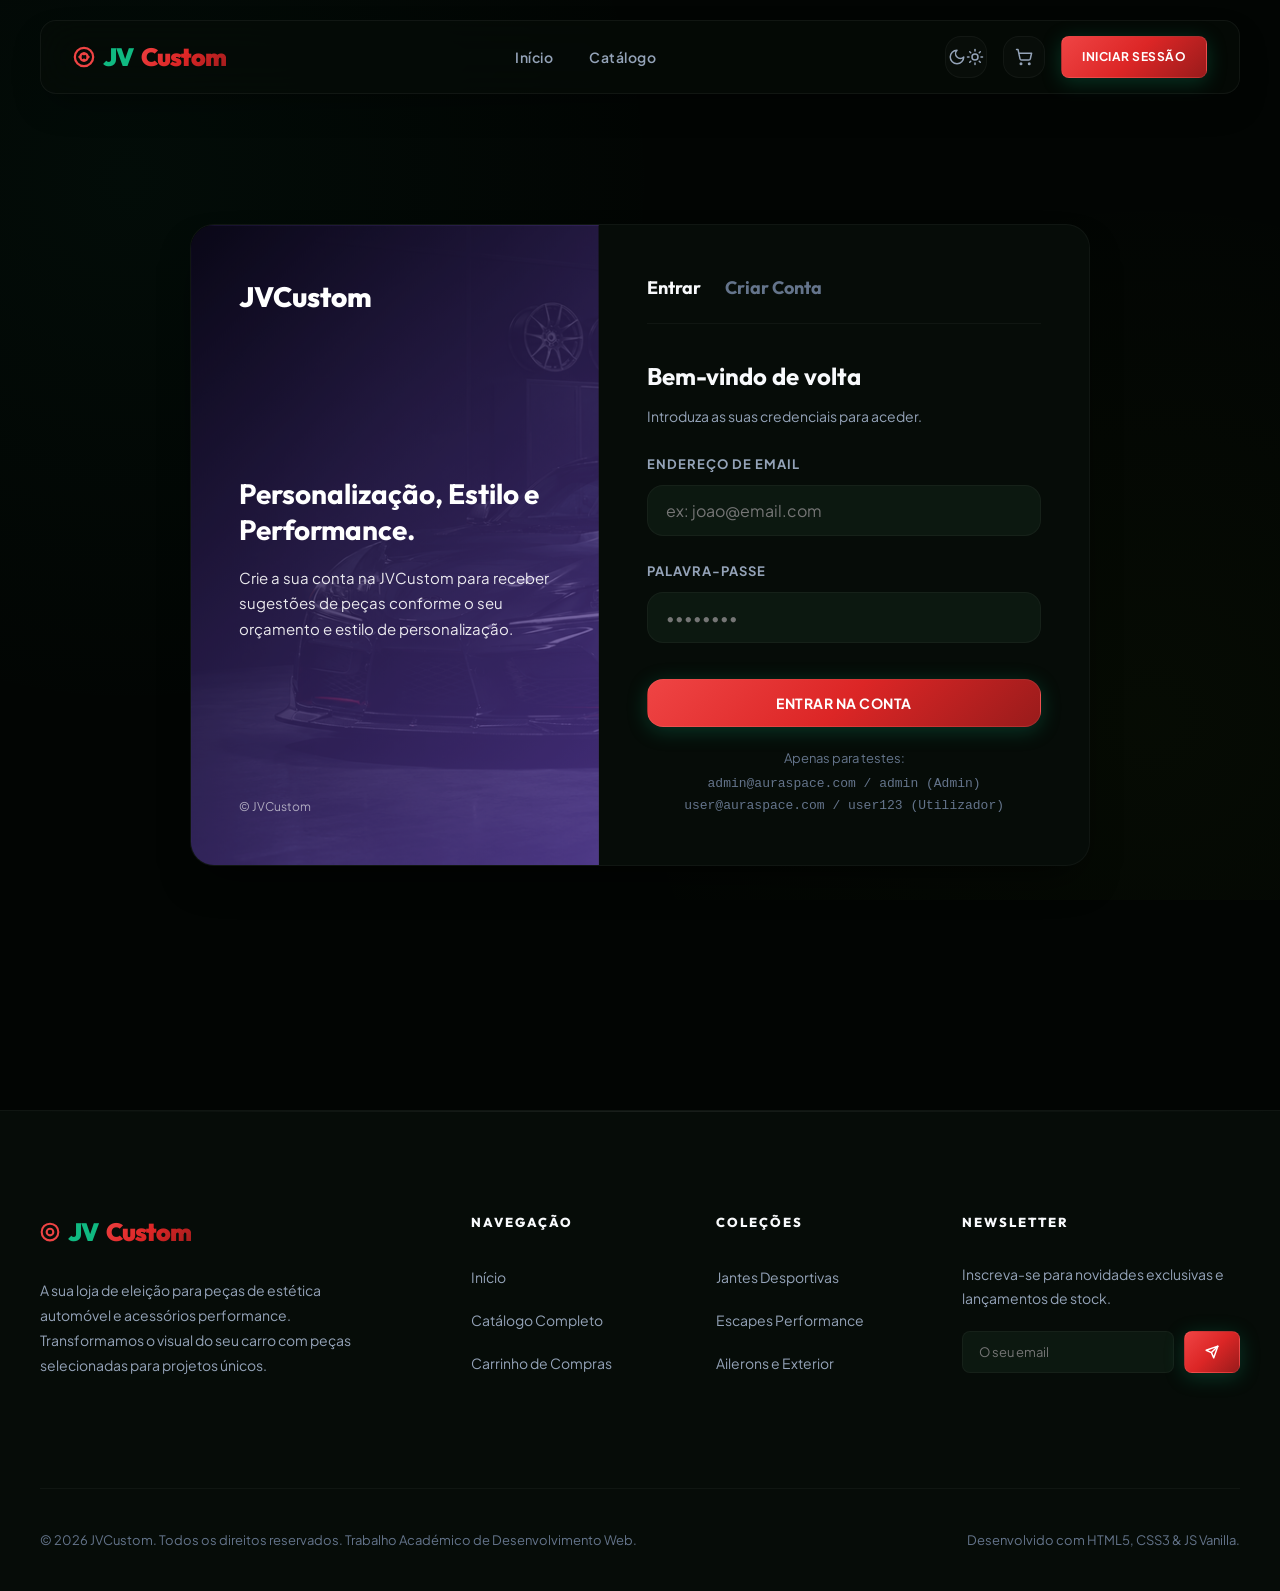
<file: projeto/auth.html>
<!DOCTYPE html>
<html lang="pt">
<head>
  <meta charset="UTF-8">
  <meta name="viewport" content="width=device-width, initial-scale=1.0">
  <meta name="description" content="Registo e Autenticação na JVCustom - Aceda à sua conta e configure o seu perfil de recomendações personalizadas.">
  <title>JVCustom - Entrar / Registar</title>
  
  <!-- Fontes Google -->
  <link rel="preconnect" href="https://fonts.googleapis.com">
  <link rel="preconnect" href="https://fonts.gstatic.com" crossorigin>
  
  <!-- Estilos Globais -->
  <link rel="stylesheet" href="css/style.css">
  
  <!-- Estilos Específicos para Auth -->
  <style>
    .auth-section {
      min-height: 90vh;
      display: flex;
      align-items: center;
      justify-content: center;
      padding: 40px 0;
    }
    
    .auth-card {
      background-color: var(--bg-secondary);
      border: 1px solid var(--border-color);
      border-radius: var(--radius-lg);
      width: 100%;
      max-width: 900px;
      display: grid;
      grid-template-columns: 1fr 1.2fr;
      overflow: hidden;
      box-shadow: var(--card-shadow);
    }
    
    .auth-visual {
      background: linear-gradient(135deg, rgba(11, 7, 24, 0.95), rgba(139, 92, 246, 0.6)), 
                  url('assets/img/hero-garage.png');
      background-size: cover;
      background-position: center;
      padding: 48px;
      display: flex;
      flex-direction: column;
      justify-content: space-between;
      color: white;
      position: relative;
      border-right: 1px solid var(--border-color);
    }
    
    .auth-visual::after {
      content: '';
      position: absolute;
      top: 0;
      left: 0;
      width: 100%;
      height: 100%;
      background-color: rgba(9, 13, 22, 0.2);
      z-index: 1;
    }
    
    .auth-visual > * {
      position: relative;
      z-index: 2;
    }
    
    .visual-brand {
      font-family: var(--font-display);
      font-weight: 800;
      font-size: 28px;
    }
    
    .visual-brand span {
      color: var(--accent-secondary);
    }
    
    .visual-slogan {
      font-family: var(--font-display);
      font-size: 28px;
      font-weight: 700;
      line-height: 1.3;
      margin-bottom: 16px;
    }
    
    .visual-desc {
      font-size: 15px;
      opacity: 0.9;
    }
    
    .auth-form-container {
      padding: 48px;
      display: flex;
      flex-direction: column;
      justify-content: center;
    }
    
    .auth-tabs {
      display: flex;
      gap: 24px;
      margin-bottom: 32px;
      border-bottom: 1px solid var(--border-color);
      padding-bottom: 12px;
    }
    
    .auth-tab {
      font-family: var(--font-display);
      font-size: 18px;
      font-weight: 700;
      color: var(--text-muted);
      cursor: pointer;
      position: relative;
      padding-bottom: 8px;
      transition: var(--transition-fast);
    }
    
    .auth-tab:hover {
      color: var(--text-primary);
    }
    
    .auth-tab.active {
      color: var(--text-primary);
    }
    
    .auth-tab.active::after {
      content: '';
      position: absolute;
      bottom: -13px;
      left: 0;
      width: 100%;
      height: 3px;
      background-color: var(--accent-primary);
      border-radius: var(--radius-full);
    }
    
    .auth-form {
      display: none;
    }
    
    .auth-form.active {
      display: block;
    }
    
    .auth-form-title {
      font-family: var(--font-display);
      font-size: 24px;
      font-weight: 700;
      margin-bottom: 8px;
    }
    
    .auth-form-subtitle {
      font-size: 14px;
      color: var(--text-secondary);
      margin-bottom: 24px;
    }
    
    .form-checkbox {
      display: flex;
      align-items: center;
      gap: 8px;
      margin: 16px 0;
      font-size: 14px;
      color: var(--text-secondary);
    }
    
    .form-checkbox input {
      width: 16px;
      height: 16px;
      accent-color: var(--accent-primary);
    }
    
    .preference-description {
      font-size: 12px;
      color: var(--text-muted);
      margin-top: 4px;
      margin-bottom: 12px;
    }
    
    @media (max-width: 768px) {
      .auth-card {
        grid-template-columns: 1fr;
      }
      .auth-visual {
        display: none;
      }
      .auth-form-container {
        padding: 32px;
      }
    }
  </style>
</head>
<body>

  <!-- Cabeçalho Global -->
  <header id="global-header"></header>

  <!-- Conteúdo Principal -->
  <main class="main-content">
    <section class="auth-section">
      <div class="container" style="display: flex; justify-content: center;">
        <div class="auth-card">
          <!-- Coluna Visual / Slogan -->
          <div class="auth-visual">
            <div class="visual-brand">JV<span>Custom</span></div>
            <div>
              <h2 class="visual-slogan">Personalização, Estilo e Performance.</h2>
              <p class="visual-desc">Crie a sua conta na JVCustom para receber sugestões de peças conforme o seu orçamento e estilo de personalização.</p>
            </div>
            <div class="visual-footer" style="font-size: 12px; opacity: 0.6;">
              &copy; JVCustom
            </div>
          </div>
          
          <!-- Coluna Formulários -->
          <div class="auth-form-container">
            <!-- Separadores Login / Registo -->
            <div class="auth-tabs">
              <span class="auth-tab active" id="tabLogin" onclick="switchTab('login')">Entrar</span>
              <span class="auth-tab" id="tabRegister" onclick="switchTab('register')">Criar Conta</span>
            </div>
            
            <!-- Formulário LOGIN -->
            <form id="loginForm" class="auth-form active">
              <h3 class="auth-form-title">Bem-vindo de volta</h3>
              <p class="auth-form-subtitle">Introduza as suas credenciais para aceder.</p>
              
              <div class="form-group">
                <label class="form-label" for="loginEmail">Endereço de Email</label>
                <input type="email" id="loginEmail" class="form-control" placeholder="ex: joao@email.com" required>
              </div>
              
              <div class="form-group">
                <label class="form-label" for="loginPassword">Palavra-passe</label>
                <input type="password" id="loginPassword" class="form-control" placeholder="••••••••" required>
              </div>
              
              <button type="submit" class="btn btn-primary" style="width: 100%; margin-top: 12px;">Entrar na Conta</button>
              
              <div style="margin-top: 20px; text-align: center; font-size: 13px; color: var(--text-muted);">
                <span>Apenas para testes:</span>
                <div style="margin-top: 4px; font-family: monospace;">
                  admin@auraspace.com / admin (Admin)<br>
                  user@auraspace.com / user123 (Utilizador)
                </div>
              </div>
            </form>
            
            <!-- Formulário REGISTO -->
            <form id="registerForm" class="auth-form">
              <h3 class="auth-form-title">Crie a sua conta JVCustom</h3>
              <p class="auth-form-subtitle">Personalize a sua experiência desde o primeiro clique.</p>
              
              <div class="form-group">
                <label class="form-label" for="regName">Nome Completo</label>
                <input type="text" id="regName" class="form-control" placeholder="ex: João Silva" required>
              </div>
              
              <div class="form-group">
                <label class="form-label" for="regEmail">Endereço de Email</label>
                <input type="email" id="regEmail" class="form-control" placeholder="ex: joao@email.com" required>
              </div>
              
              <div class="form-row">
                <div class="form-group">
                  <label class="form-label" for="regPassword">Palavra-passe</label>
                  <input type="password" id="regPassword" class="form-control" placeholder="••••••••" minlength="4" required>
                </div>
                <div class="form-group">
                  <label class="form-label" for="regConfirmPassword">Confirmar Passe</label>
                  <input type="password" id="regConfirmPassword" class="form-control" placeholder="••••••••" minlength="4" required>
                </div>
              </div>
              
              <!-- Configurações de Recomendação Personalizada -->
              <h4 style="margin: 20px 0 12px; font-family: var(--font-display); font-size: 16px; border-top: 1px solid var(--border-color); padding-top: 16px;">
                Perfil de Recomendação
              </h4>
              
              <div class="form-row">
                <div class="form-group">
                  <label class="form-label" for="regBudget">Orçamento Mensal</label>
                  <select id="regBudget" class="form-control" required>
                    <option value="Low">Económico (Até 100 €)</option>
                    <option value="Medium" selected>Moderado (Até 500 €)</option>
                    <option value="High">Premium / Sem Limites (500 €+)</option>
                  </select>
                </div>
                
                <div class="form-group">
                  <label class="form-label" for="regPreference">Nível de Exigência</label>
                  <select id="regPreference" class="form-control" required>
                    <option value="Económico">Preço/Benefício</option>
                    <option value="Prático" selected>Equilibrado / Funcional</option>
                    <option value="Exigente">Máximo Desempenho / Luxo</option>
                  </select>
                </div>
              </div>
              <p class="preference-description">
                *Estas preferências influenciam os produtos em destaque sugeridos para si na loja.
              </p>
              
              <button type="submit" class="btn btn-accent" style="width: 100%; margin-top: 8px;">Criar Conta</button>
            </form>
          </div>
        </div>
      </div>
    </section>
  </main>

  <!-- Rodapé Global -->
  <footer id="global-footer"></footer>

  <!-- Scripts Necessários -->
  <script src="js/db.js"></script>
  <script src="js/main.js"></script>
  <script src="js/auth.js"></script>
</body>
</html>
</file>
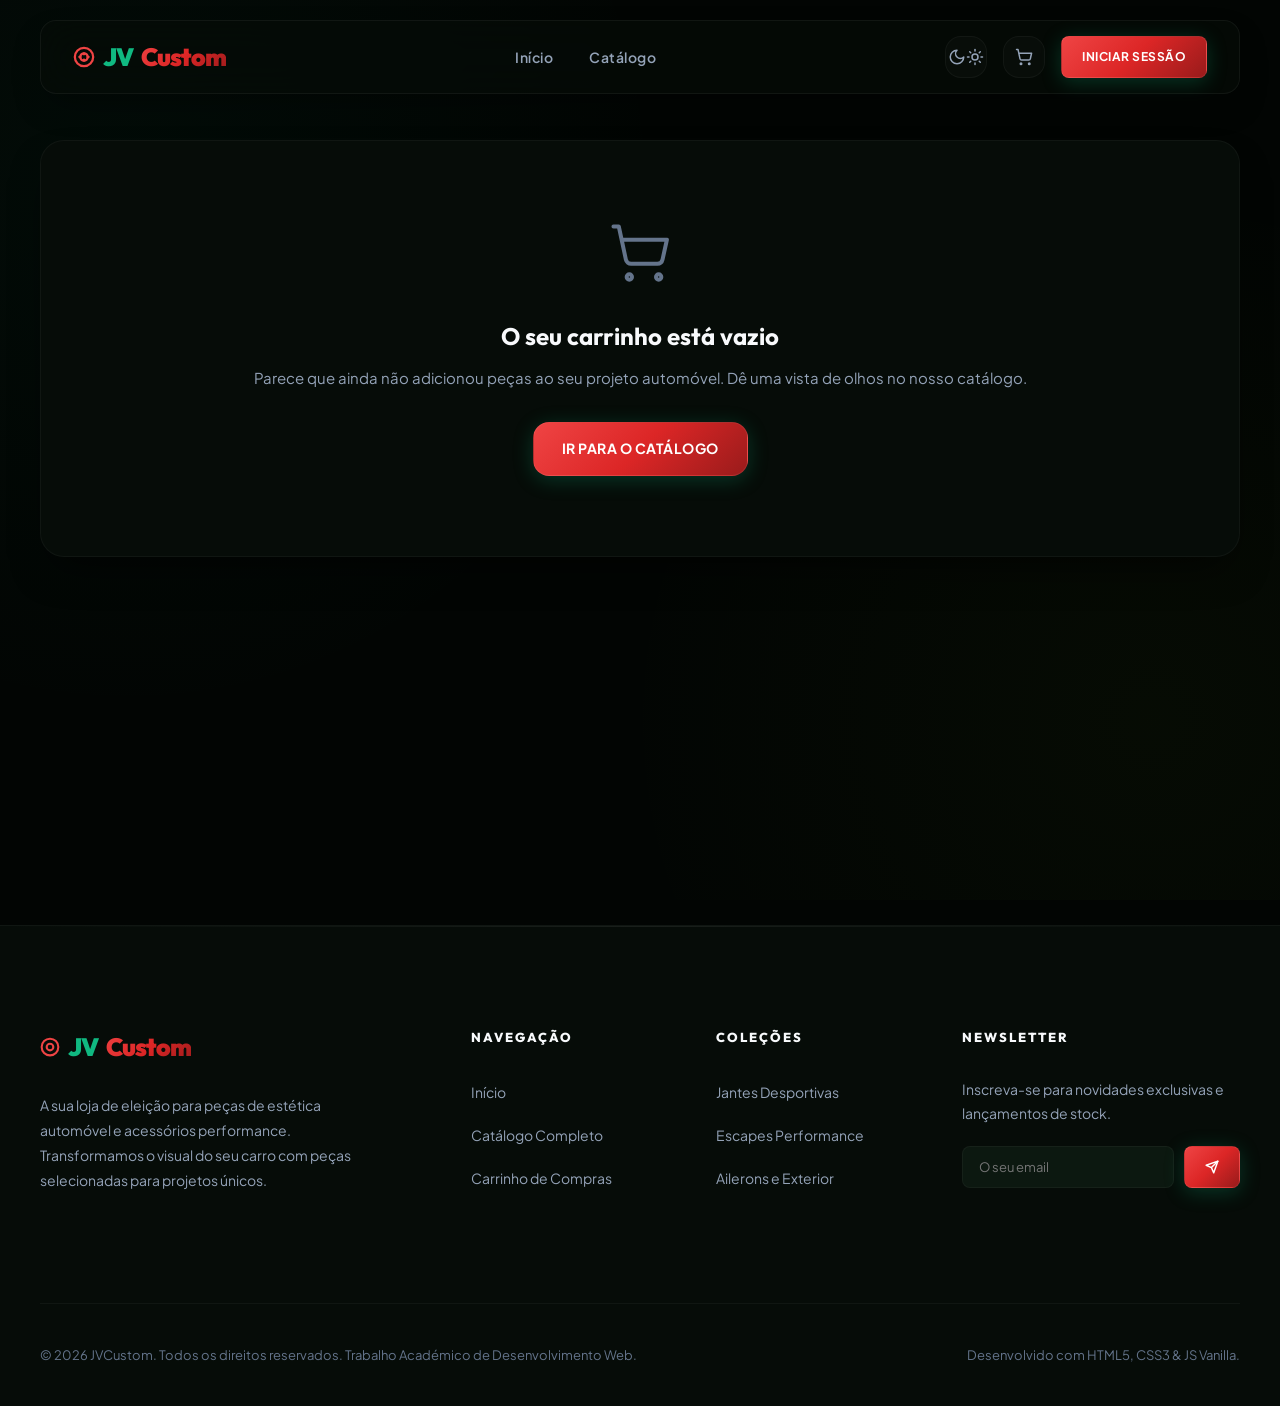
<file: projeto/cart.html>
<!DOCTYPE html>
<html lang="pt">
<head>
  <meta charset="UTF-8">
  <meta name="viewport" content="width=device-width, initial-scale=1.0">
  <meta name="description" content="Reveja as suas compras, aplique cupões e efetue a compra simbólica na JVCustom.">
  <title>JVCustom - Carrinho de Compras</title>
  
  <!-- Fontes Google -->
  <link rel="preconnect" href="https://fonts.googleapis.com">
  <link rel="preconnect" href="https://fonts.gstatic.com" crossorigin>
  
  <!-- Estilos Globais -->
  <link rel="stylesheet" href="css/style.css">
  
  <!-- Estilos Específicos para o Carrinho -->
  <style>
    .cart-grid {
      display: grid;
      grid-template-columns: 2fr 1fr;
      gap: 40px;
      margin-top: 40px;
      align-items: start;
    }
    
    .cart-card {
      background-color: var(--bg-secondary);
      border: 1px solid var(--border-color);
      border-radius: var(--radius-lg);
      padding: 30px;
      box-shadow: var(--card-shadow);
    }
    
    .cart-title {
      font-family: var(--font-display);
      font-size: 24px;
      font-weight: 800;
      margin-bottom: 24px;
      display: flex;
      justify-content: space-between;
      align-items: center;
    }
    
    .cart-items-list {
      display: flex;
      flex-direction: column;
      gap: 20px;
    }
    
    .cart-item {
      display: flex;
      align-items: center;
      gap: 20px;
      padding-bottom: 20px;
      border-bottom: 1px solid var(--border-color);
    }
    
    .cart-item:last-child {
      border-bottom: none;
      padding-bottom: 0;
    }
    
    .cart-item-image {
      width: 80px;
      height: 80px;
      object-fit: cover;
      border-radius: var(--radius-md);
      background-color: var(--bg-tertiary);
      border: 1px solid var(--border-color);
      flex-shrink: 0;
    }
    
    .cart-item-details {
      flex-grow: 1;
    }
    
    .cart-item-name {
      font-family: var(--font-display);
      font-size: 16px;
      font-weight: 700;
      margin-bottom: 4px;
    }
    
    .cart-item-category {
      font-size: 12px;
      color: var(--text-muted);
      text-transform: uppercase;
      font-weight: 600;
    }
    
    .cart-item-price-unit {
      font-size: 13px;
      color: var(--text-secondary);
      margin-top: 4px;
    }
    
    .cart-item-actions {
      display: flex;
      align-items: center;
      gap: 24px;
    }
    
    .cart-item-total {
      font-family: var(--font-display);
      font-size: 18px;
      font-weight: 700;
      min-width: 90px;
      text-align: right;
    }
    
    .cart-item-remove {
      color: var(--text-muted);
      cursor: pointer;
      transition: var(--transition-fast);
    }
    
    .cart-item-remove:hover {
      color: var(--danger);
    }
    
    /* Card de Resumo (Sidebar) */
    .summary-title {
      font-family: var(--font-display);
      font-size: 20px;
      font-weight: 800;
      margin-bottom: 24px;
      border-bottom: 1px solid var(--border-color);
      padding-bottom: 12px;
    }
    
    .summary-row {
      display: flex;
      justify-content: space-between;
      font-size: 14px;
      color: var(--text-secondary);
      margin-bottom: 16px;
    }
    
    .summary-row.total {
      font-family: var(--font-display);
      font-size: 20px;
      font-weight: 800;
      color: var(--text-primary);
      border-top: 1px solid var(--border-color);
      padding-top: 16px;
      margin-top: 16px;
      margin-bottom: 24px;
    }
    
    .shipping-options {
      margin-top: 24px;
      border-top: 1px solid var(--border-color);
      padding-top: 16px;
      margin-bottom: 20px;
    }
    
    .shipping-option {
      display: flex;
      align-items: center;
      gap: 10px;
      margin-bottom: 12px;
      font-size: 14px;
      color: var(--text-secondary);
      cursor: pointer;
    }
    
    .shipping-option input {
      accent-color: var(--accent-primary);
    }
    
    .promo-wrapper {
      display: flex;
      gap: 8px;
      margin-bottom: 24px;
    }
    
    .promo-wrapper .form-control {
      padding: 10px 14px;
      font-size: 13px;
    }
    
    .promo-wrapper .btn {
      padding: 0 16px;
      font-size: 13px;
    }
    
    .promo-applied-tag {
      display: none;
      align-items: center;
      justify-content: space-between;
      padding: 6px 12px;
      background-color: var(--success-bg);
      color: var(--success);
      border-radius: var(--radius-sm);
      font-size: 12px;
      font-weight: 600;
      margin-top: -12px;
      margin-bottom: 20px;
    }
    
    .empty-cart-state {
      text-align: center;
      padding: 80px 20px;
    }
    
    .empty-cart-state svg {
      color: var(--text-muted);
      margin-bottom: 24px;
    }
    
    .empty-cart-title {
      font-family: var(--font-display);
      font-size: 24px;
      font-weight: 700;
      margin-bottom: 8px;
    }
    
    .empty-cart-desc {
      color: var(--text-secondary);
      margin-bottom: 32px;
      font-size: 15px;
    }
    
    /* Layout Sucesso Modal */
    .success-modal-body {
      text-align: center;
    }
    
    .success-icon-wrap {
      width: 72px;
      height: 72px;
      background-color: var(--success-bg);
      color: var(--success);
      border-radius: var(--radius-full);
      display: inline-flex;
      align-items: center;
      justify-content: center;
      font-size: 32px;
      margin-bottom: 24px;
      animation: checkPop 0.5s cubic-bezier(0.175, 0.885, 0.32, 1.275);
    }
    
    @keyframes checkPop {
      0% { transform: scale(0.5); opacity: 0; }
      100% { transform: scale(1); opacity: 1; }
    }
    
    .success-modal-title {
      font-family: var(--font-display);
      font-size: 24px;
      font-weight: 800;
      margin-bottom: 8px;
    }
    
    .success-modal-desc {
      color: var(--text-secondary);
      font-size: 14px;
      margin-bottom: 24px;
    }
    
    .success-receipt {
      background-color: var(--bg-tertiary);
      border: 1px solid var(--border-color);
      border-radius: var(--radius-md);
      padding: 20px;
      text-align: left;
      font-size: 13px;
      margin-bottom: 30px;
    }
    
    .receipt-row {
      display: flex;
      justify-content: space-between;
      margin-bottom: 8px;
      color: var(--text-secondary);
    }
    
    .receipt-row:last-child {
      margin-bottom: 0;
    }
    
    .receipt-row.total {
      font-weight: 700;
      color: var(--text-primary);
      border-top: 1px solid var(--border-color);
      padding-top: 8px;
      margin-top: 8px;
    }
    
    @media (max-width: 900px) {
      .cart-grid {
        grid-template-columns: 1fr;
      }
    }
  </style>
</head>
<body>

  <!-- Cabeçalho Global -->
  <header id="global-header"></header>

  <!-- Conteúdo Principal -->
  <main class="main-content">
    <div class="container">
      
      <!-- Grelha do Carrinho -->
      <div id="cartViewContainer">
        <!-- Renderizado dinamicamente por js/cart.js -->
        <div style="text-align: center; padding: 100px 0;">
          <p style="color: var(--text-secondary)">A carregar carrinho...</p>
        </div>
      </div>
      
    </div>
  </main>

  <!-- MODAL DE SUCESSO DO CHECKOUT -->
  <div class="modal" id="checkoutSuccessModal">
    <div class="modal-backdrop"></div>
    <div class="modal-content">
      <div class="modal-body" style="padding: 40px 32px 32px;">
        <div class="success-modal-body">
          <div class="success-icon-wrap">
            <svg width="36" height="36" viewBox="0 0 24 24" fill="none" stroke="currentColor" stroke-width="2.5" stroke-linecap="round" stroke-linejoin="round"><path d="M20 6 9 17l-5-5"/></svg>
          </div>
          <h2 class="success-modal-title">Compra Simbólica Confirmada!</h2>
          <p class="success-modal-desc">Obrigado por comprar na JVCustom. O stock das peças foi atualizado localmente.</p>
          
          <!-- Recibo Fatura Fictícia -->
          <div class="success-receipt" id="receiptDetails">
            <!-- Injetado por JS -->
          </div>
          
          <!-- Botões Finais -->
          <div style="display: flex; gap: 16px; justify-content: center;">
            <a href="shop.html" class="btn btn-secondary btn-sm" onclick="closeModal()">Continuar a Comprar</a>
            <a href="profile.html" class="btn btn-primary btn-sm" onclick="closeModal()">Ver Encomendas</a>
          </div>
        </div>
      </div>
    </div>
  </div>

  <!-- Rodapé Global -->
  <footer id="global-footer"></footer>

  <!-- Scripts -->
  <script src="js/db.js"></script>
  <script src="js/main.js"></script>
  <script src="js/cart.js"></script>
</body>
</html>
</file>
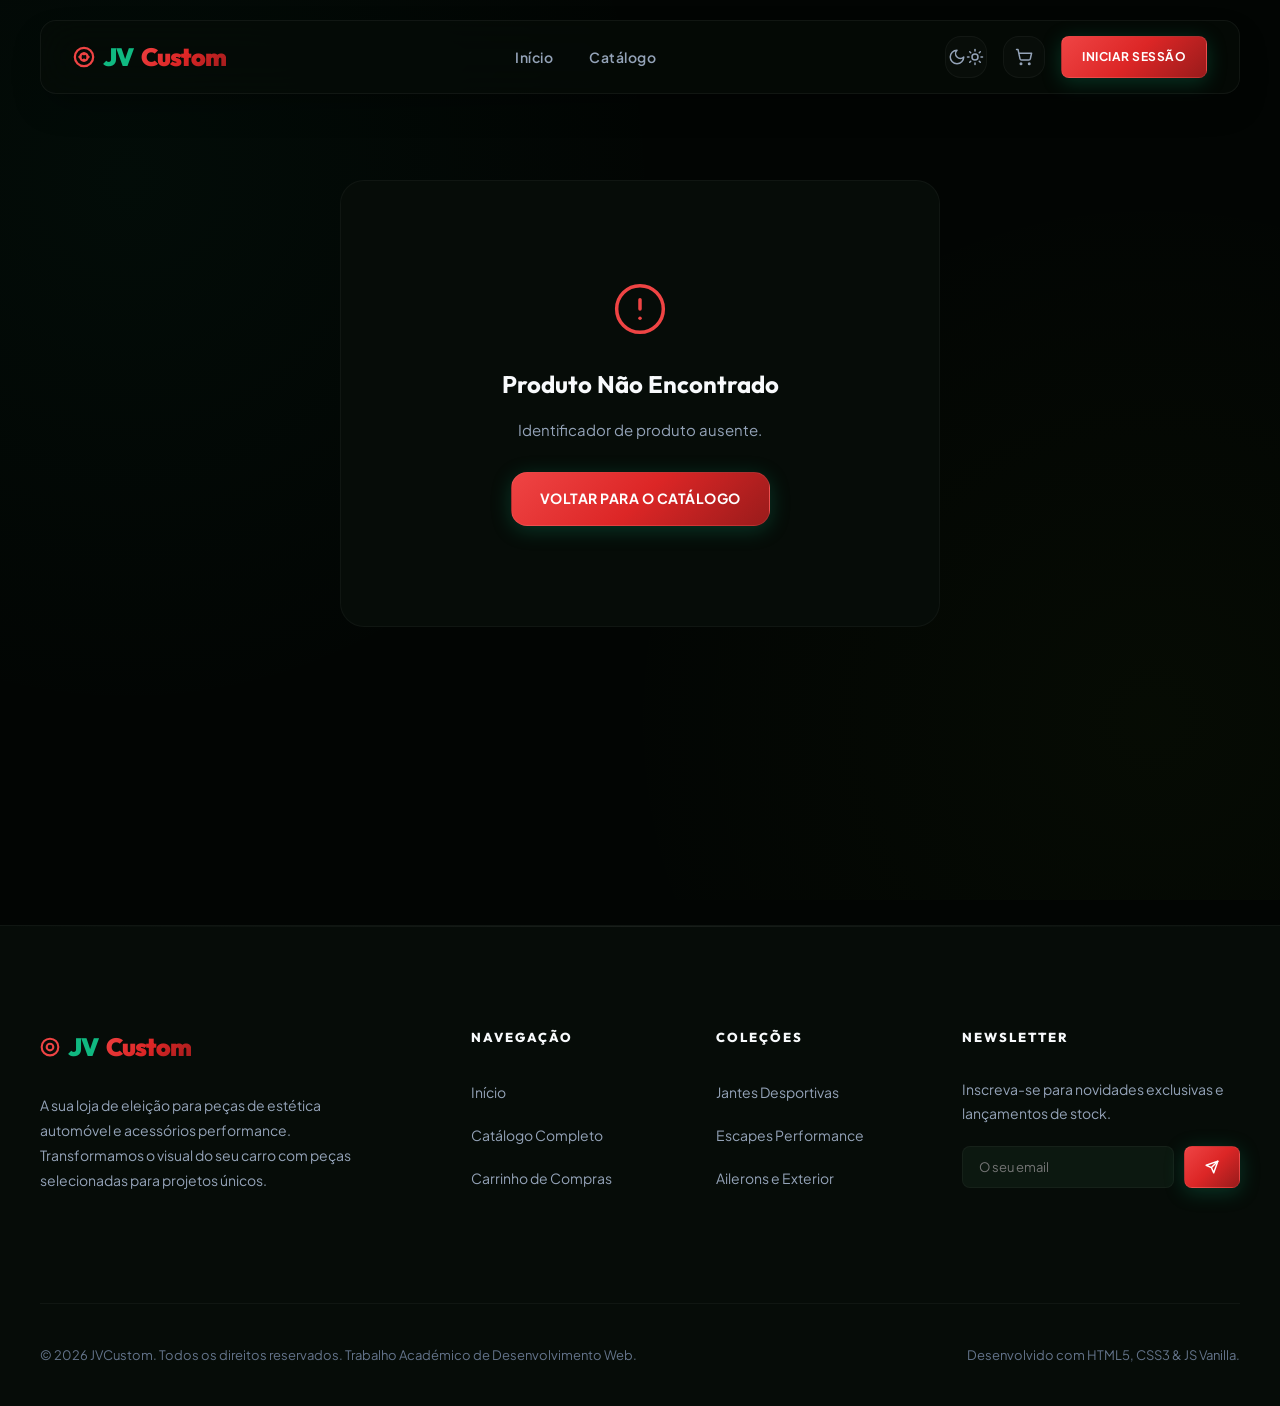
<file: projeto/product-details.html>
<!DOCTYPE html>
<html lang="pt">
<head>
  <meta charset="UTF-8">
  <meta name="viewport" content="width=device-width, initial-scale=1.0">
  <meta name="description" content="Detalhes do produto na JVCustom - Veja especificações técnicas, stock atual e adicione ao seu carrinho.">
  <title>JVCustom - Detalhes do Produto</title>
  
  <!-- Fontes Google -->
  <link rel="preconnect" href="https://fonts.googleapis.com">
  <link rel="preconnect" href="https://fonts.gstatic.com" crossorigin>
  
  <!-- Estilos Globais -->
  <link rel="stylesheet" href="css/style.css">
  
  <!-- Estilos Específicos para Detalhes -->
  <style>
    .details-grid {
      display: grid;
      grid-template-columns: 1fr 1fr;
      gap: 60px;
      margin-top: 40px;
    }
    
    .product-gallery {
      background-color: var(--bg-secondary);
      border: 1px solid var(--border-color);
      border-radius: var(--radius-lg);
      padding: 30px;
      display: flex;
      align-items: center;
      justify-content: center;
      box-shadow: var(--card-shadow);
      aspect-ratio: 1.1;
      overflow: hidden;
    }
    
    .product-gallery img {
      width: 100%;
      height: 100%;
      object-fit: cover;
      border-radius: var(--radius-md);
      transition: var(--transition-slow);
    }
    
    .product-gallery:hover img {
      transform: scale(1.03);
    }
    
    .product-meta-category {
      font-size: 13px;
      font-weight: 700;
      text-transform: uppercase;
      color: var(--accent-primary);
      margin-bottom: 12px;
      letter-spacing: 1px;
    }
    
    .product-meta-title {
      font-family: var(--font-display);
      font-size: 42px;
      font-weight: 800;
      line-height: 1.2;
      margin-bottom: 16px;
    }
    
    .product-meta-rating {
      display: flex;
      align-items: center;
      gap: 6px;
      margin-bottom: 24px;
      font-size: 15px;
      color: var(--text-secondary);
    }
    
    .stars {
      color: var(--accent-secondary);
      display: flex;
    }
    
    .product-meta-price {
      font-family: var(--font-display);
      font-size: 32px;
      font-weight: 800;
      margin-bottom: 24px;
      color: var(--text-primary);
    }
    
    .product-meta-desc {
      font-size: 15px;
      color: var(--text-secondary);
      line-height: 1.7;
      margin-bottom: 30px;
    }
    
    /* Configuração de Stock e Compra */
    .purchase-section {
      background-color: var(--bg-secondary);
      border: 1px solid var(--border-color);
      border-radius: var(--radius-lg);
      padding: 30px;
      margin-bottom: 40px;
      box-shadow: var(--card-shadow);
    }
    
    .stock-indicator {
      display: inline-flex;
      align-items: center;
      gap: 8px;
      font-size: 13px;
      font-weight: 700;
      padding: 6px 14px;
      border-radius: var(--radius-full);
      margin-bottom: 24px;
    }
    
    .stock-in {
      background-color: var(--success-bg);
      color: var(--success);
    }
    
    .stock-low {
      background-color: var(--warning-bg);
      color: var(--warning);
    }
    
    .stock-out {
      background-color: var(--danger-bg);
      color: var(--danger);
    }
    
    .purchase-actions {
      display: flex;
      gap: 20px;
      align-items: center;
    }
    
    .quantity-selector {
      display: flex;
      align-items: center;
      border: 1px solid var(--border-color);
      background-color: var(--bg-tertiary);
      border-radius: var(--radius-md);
      overflow: hidden;
      height: 48px;
    }
    
    .qty-btn {
      width: 44px;
      height: 100%;
      display: flex;
      align-items: center;
      justify-content: center;
      font-weight: 700;
      font-size: 18px;
      color: var(--text-secondary);
      transition: var(--transition-fast);
      user-select: none;
    }
    
    .qty-btn:hover {
      background-color: var(--border-color);
      color: var(--text-primary);
    }
    
    .qty-input {
      width: 50px;
      text-align: center;
      font-weight: 700;
      font-size: 15px;
      border: none;
      background: none;
    }
    
    /* Especificações Técnicas */
    .specs-section {
      margin-top: 60px;
    }
    
    .specs-title {
      font-family: var(--font-display);
      font-size: 24px;
      font-weight: 800;
      margin-bottom: 20px;
    }
    
    .specs-table {
      width: 100%;
      border-collapse: collapse;
      border: 1px solid var(--border-color);
      border-radius: var(--radius-md);
      overflow: hidden;
    }
    
    .specs-table tr {
      border-bottom: 1px solid var(--border-color);
    }
    
    .specs-table tr:last-child {
      border-bottom: none;
    }
    
    .specs-table td {
      padding: 16px 24px;
      font-size: 14px;
    }
    
    .specs-label {
      font-weight: 700;
      color: var(--text-secondary);
      width: 30%;
      background-color: var(--bg-secondary);
      border-right: 1px solid var(--border-color);
    }
    
    .specs-value {
      color: var(--text-primary);
      width: 70%;
    }
    
    /* Related Products */
    .related-section {
      margin-top: 100px;
      border-top: 1px solid var(--border-color);
      padding-top: 80px;
    }
    
    @media (max-width: 900px) {
      .details-grid {
        grid-template-columns: 1fr;
        gap: 40px;
      }
      .product-gallery {
        aspect-ratio: 4/3;
      }
    }
  </style>
</head>
<body>

  <!-- Cabeçalho Global -->
  <header id="global-header"></header>

  <!-- Conteúdo Principal -->
  <main class="main-content">
    <div class="container" id="productContainer">
      <!-- Será injetado dinamicamente por JS -->
      <div style="text-align: center; padding: 100px 0;">
        <p style="color: var(--text-secondary)">A carregar detalhes do produto...</p>
      </div>
    </div>
  </main>

  <!-- Rodapé Global -->
  <footer id="global-footer"></footer>

  <!-- Scripts -->
  <script src="js/db.js"></script>
  <script src="js/main.js"></script>
  <script src="js/product-details.js"></script>
</body>
</html>
</file>
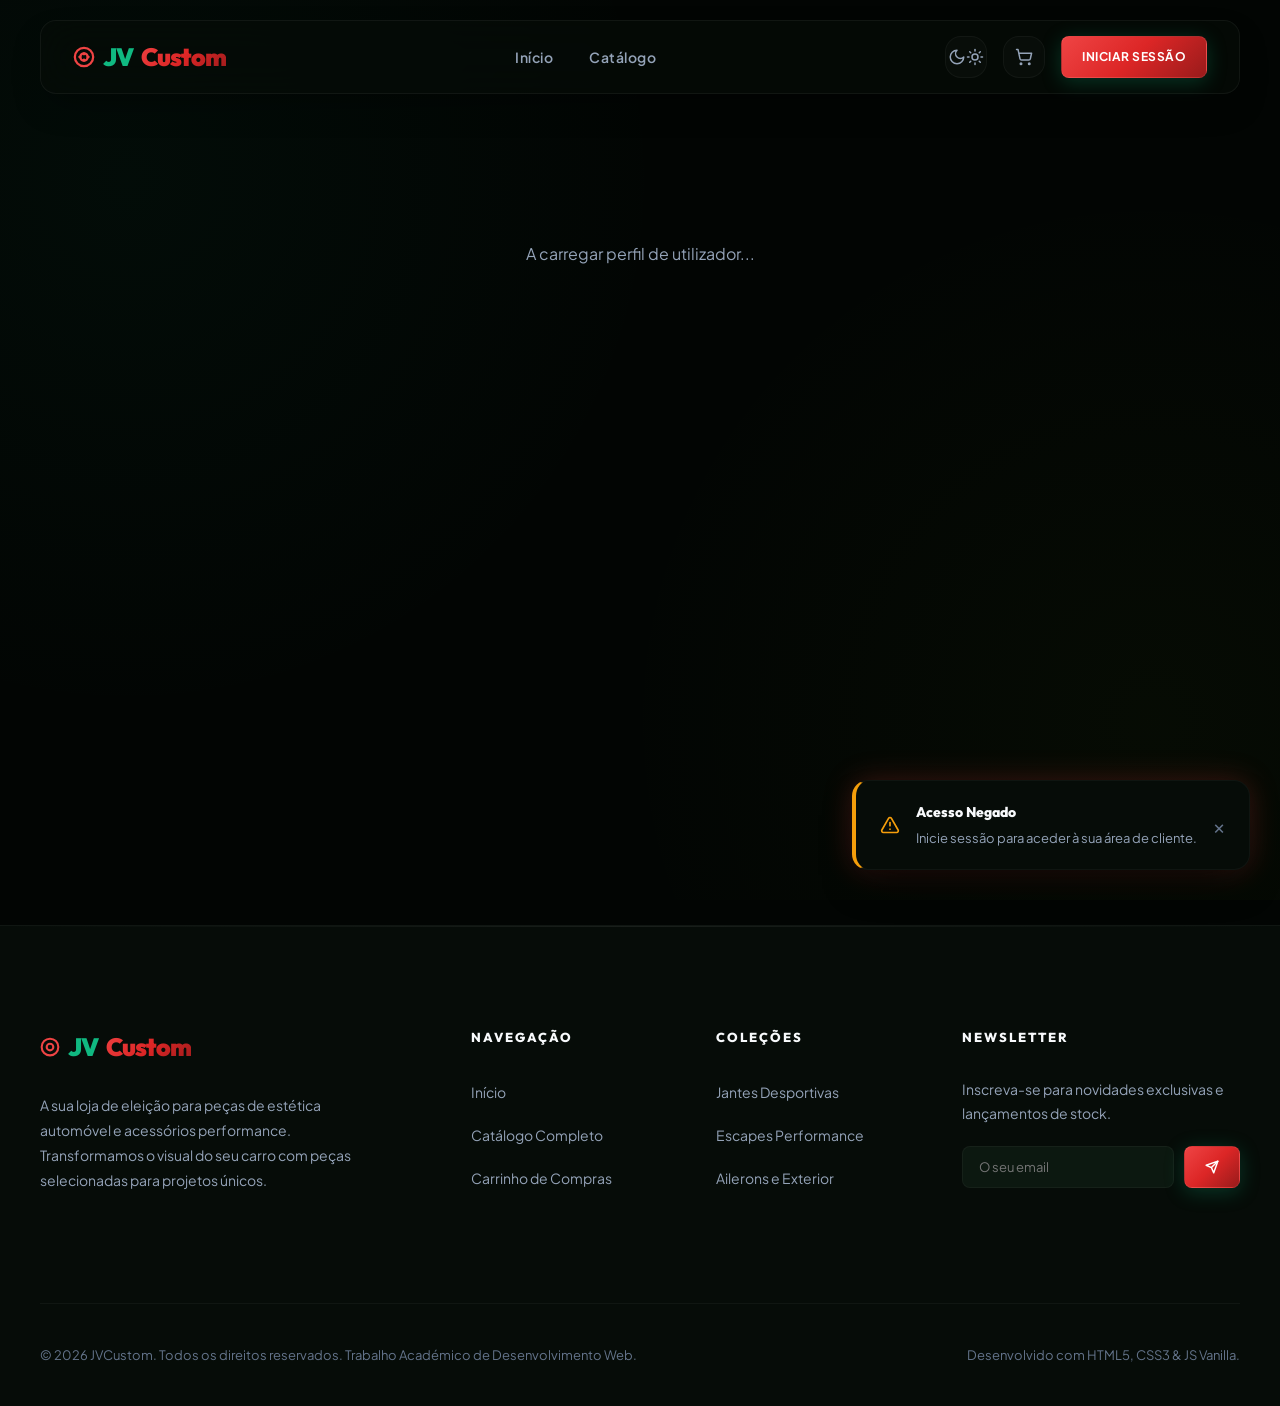
<file: projeto/profile.html>
<!DOCTYPE html>
<html lang="pt">
<head>
  <meta charset="UTF-8">
  <meta name="viewport" content="width=device-width, initial-scale=1.0">
  <meta name="description" content="Gira a sua conta, altere as suas preferências de recomendação e acompanhe as suas encomendas na JVCustom.">
  <title>JVCustom - Área de Cliente</title>
  
  <!-- Fontes Google -->
  <link rel="preconnect" href="https://fonts.googleapis.com">
  <link rel="preconnect" href="https://fonts.gstatic.com" crossorigin>
  
  <!-- Estilos Globais -->
  <link rel="stylesheet" href="css/style.css">
  
  <!-- Estilos Específicos para Perfil -->
  <style>
    .profile-grid {
      display: grid;
      grid-template-columns: 1fr 2fr;
      gap: 40px;
      margin-top: 40px;
      align-items: start;
    }
    
    .profile-sidebar {
      background-color: var(--bg-secondary);
      border: 1px solid var(--border-color);
      border-radius: var(--radius-lg);
      padding: 30px;
      text-align: center;
      box-shadow: var(--card-shadow);
    }
    
    .profile-pic-large {
      width: 120px;
      height: 120px;
      border-radius: var(--radius-full);
      object-fit: cover;
      margin: 0 auto 20px;
      border: 3px solid var(--accent-primary);
      box-shadow: var(--glow-shadow);
      background-color: var(--bg-tertiary);
    }
    
    .profile-name {
      font-family: var(--font-display);
      font-size: 22px;
      font-weight: 800;
      margin-bottom: 6px;
    }
    
    .profile-email {
      font-size: 14px;
      color: var(--text-muted);
      margin-bottom: 24px;
    }
    
    .profile-badges {
      display: flex;
      justify-content: center;
      gap: 10px;
      flex-wrap: wrap;
      margin-bottom: 24px;
      border-top: 1px solid var(--border-color);
      border-bottom: 1px solid var(--border-color);
      padding: 16px 0;
    }
    
    .profile-badge {
      font-size: 11px;
      font-weight: 700;
      text-transform: uppercase;
      padding: 4px 10px;
      border-radius: var(--radius-full);
    }
    
    .badge-budget {
      background-color: var(--success-bg);
      color: var(--success);
    }
    
    .badge-pref {
      background-color: var(--warning-bg);
      color: var(--warning);
    }
    
    .avatar-selection-grid {
      display: grid;
      grid-template-columns: repeat(5, 1fr);
      gap: 10px;
      margin-top: 10px;
      margin-bottom: 20px;
    }
    
    .avatar-option {
      width: 100%;
      aspect-ratio: 1;
      border-radius: var(--radius-full);
      cursor: pointer;
      border: 2px solid transparent;
      transition: var(--transition-fast);
      object-fit: cover;
    }
    
    .avatar-option:hover {
      transform: scale(1.1);
    }
    
    .avatar-option.selected {
      border-color: var(--accent-primary);
      box-shadow: var(--glow-shadow);
    }
    
    /* Histórico de Encomendas */
    .history-card {
      background-color: var(--bg-secondary);
      border: 1px solid var(--border-color);
      border-radius: var(--radius-lg);
      padding: 30px;
      box-shadow: var(--card-shadow);
      margin-bottom: 30px;
    }
    
    .history-title {
      font-family: var(--font-display);
      font-size: 22px;
      font-weight: 800;
      margin-bottom: 24px;
      border-bottom: 1px solid var(--border-color);
      padding-bottom: 12px;
    }
    
    .order-list {
      display: flex;
      flex-direction: column;
      gap: 20px;
    }
    
    .order-card {
      border: 1px solid var(--border-color);
      border-radius: var(--radius-md);
      background-color: var(--bg-tertiary);
      overflow: hidden;
    }
    
    .order-header {
      padding: 16px 20px;
      background-color: rgba(255, 255, 255, 0.02);
      border-bottom: 1px solid var(--border-color);
      display: flex;
      justify-content: space-between;
      flex-wrap: wrap;
      gap: 12px;
      font-size: 13px;
    }
    
    .order-id {
      font-family: monospace;
      font-weight: 700;
      color: var(--accent-primary);
      font-size: 14px;
    }
    
    .order-date {
      color: var(--text-muted);
    }
    
    .order-body {
      padding: 20px;
    }
    
    .order-items-grid {
      display: flex;
      flex-direction: column;
      gap: 12px;
    }
    
    .order-item-row {
      display: flex;
      align-items: center;
      gap: 16px;
      font-size: 14px;
    }
    
    .order-item-img {
      width: 48px;
      height: 48px;
      object-fit: cover;
      border-radius: var(--radius-sm);
      border: 1px solid var(--border-color);
      background-color: var(--bg-secondary);
    }
    
    .order-item-info {
      flex-grow: 1;
    }
    
    .order-item-qty {
      color: var(--text-muted);
      font-size: 13px;
    }
    
    .order-item-price {
      font-weight: 700;
    }
    
    .order-footer {
      padding: 16px 20px;
      border-top: 1px solid var(--border-color);
      display: flex;
      justify-content: space-between;
      align-items: center;
      font-size: 14px;
    }
    
    .order-status {
      font-weight: 700;
      color: var(--success);
      display: inline-flex;
      align-items: center;
      gap: 6px;
    }
    
    .order-status::before {
      content: '';
      width: 8px;
      height: 8px;
      border-radius: var(--radius-full);
      background-color: var(--success);
    }
    
    .order-total-price {
      font-family: var(--font-display);
      font-size: 16px;
      font-weight: 800;
    }
    
    .empty-orders {
      text-align: center;
      padding: 48px 20px;
      color: var(--text-muted);
    }
    
    @media (max-width: 900px) {
      .profile-grid {
        grid-template-columns: 1fr;
      }
    }
  </style>
</head>
<body>

  <!-- Cabeçalho Global -->
  <header id="global-header"></header>

  <!-- Conteúdo Principal -->
  <main class="main-content">
    <div class="container" id="profileViewContainer">
      <!-- Injetado Dinamicamente -->
      <div style="text-align: center; padding: 100px 0;">
        <p style="color: var(--text-secondary)">A carregar perfil de utilizador...</p>
      </div>
    </div>
  </main>

  <!-- Rodapé Global -->
  <footer id="global-footer"></footer>

  <!-- Scripts -->
  <script src="js/db.js"></script>
  <script src="js/main.js"></script>
  <script src="js/profile.js"></script>
</body>
</html>
</file>
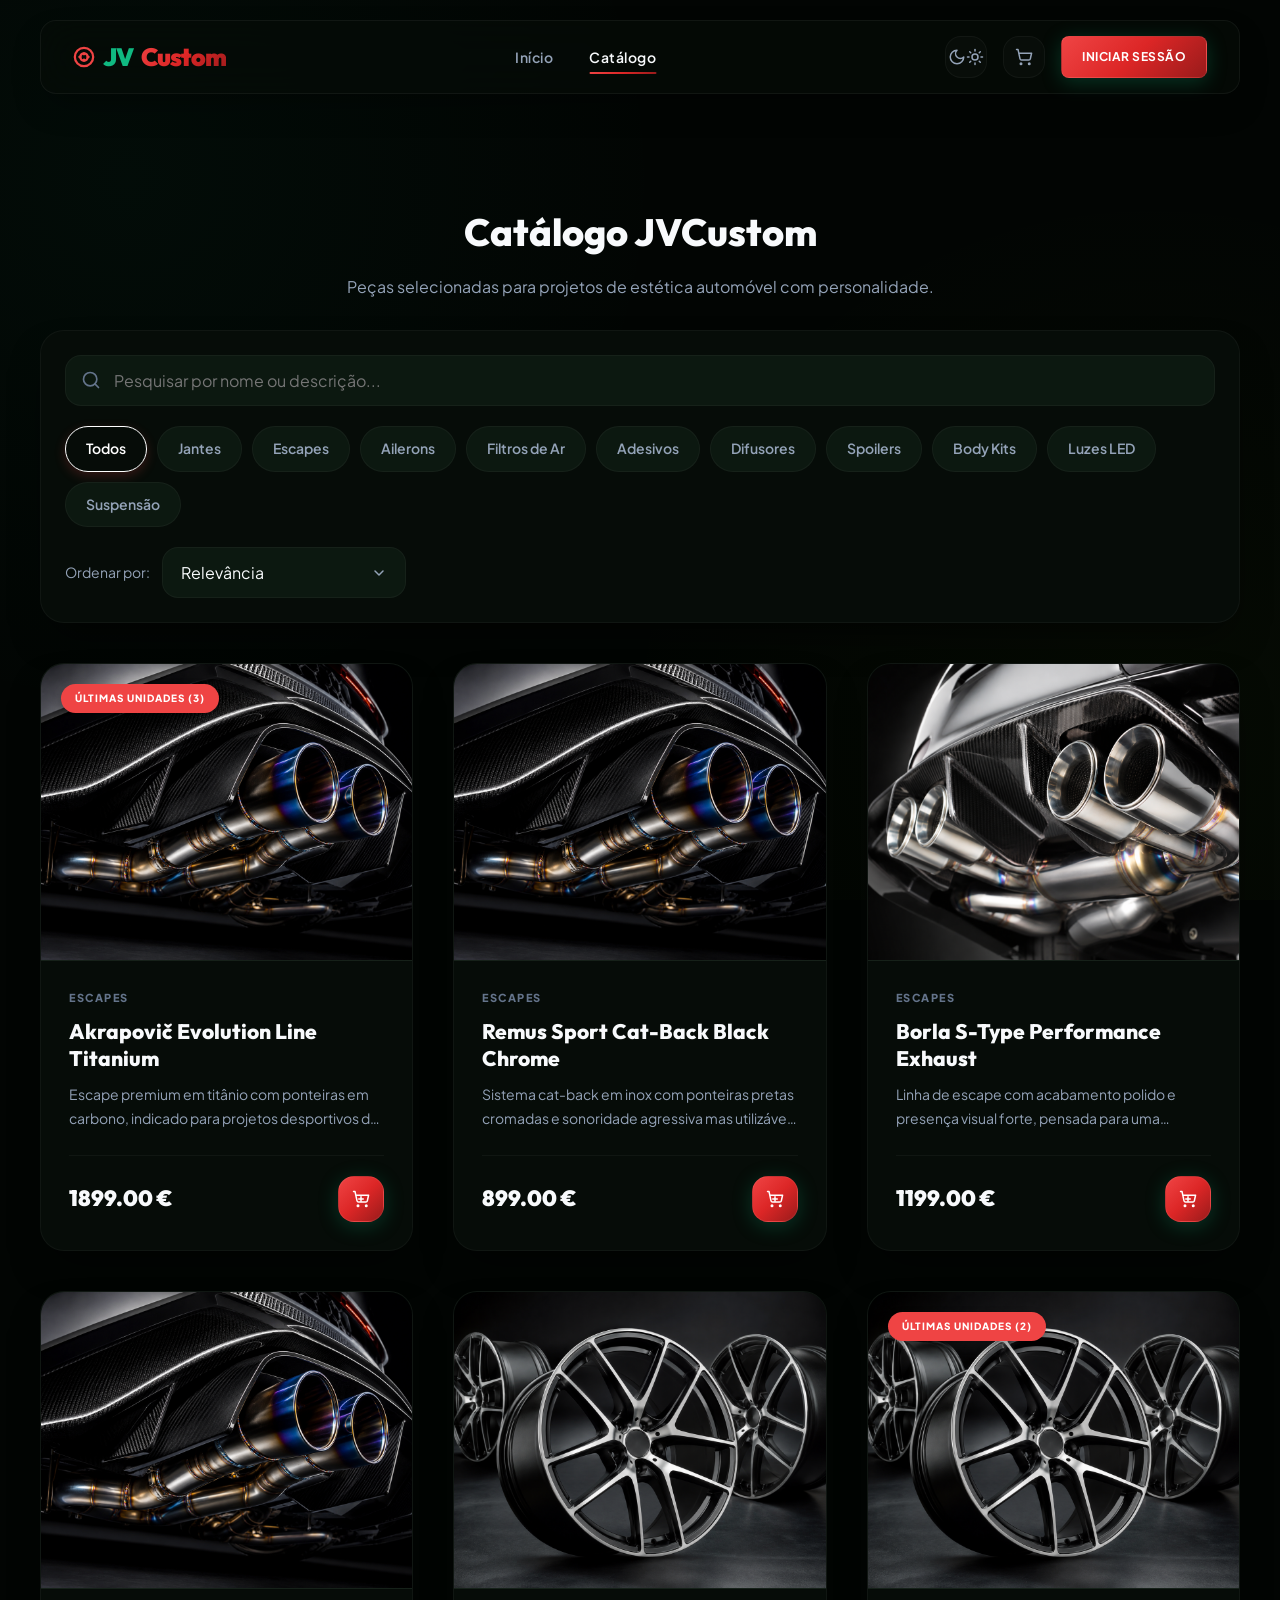
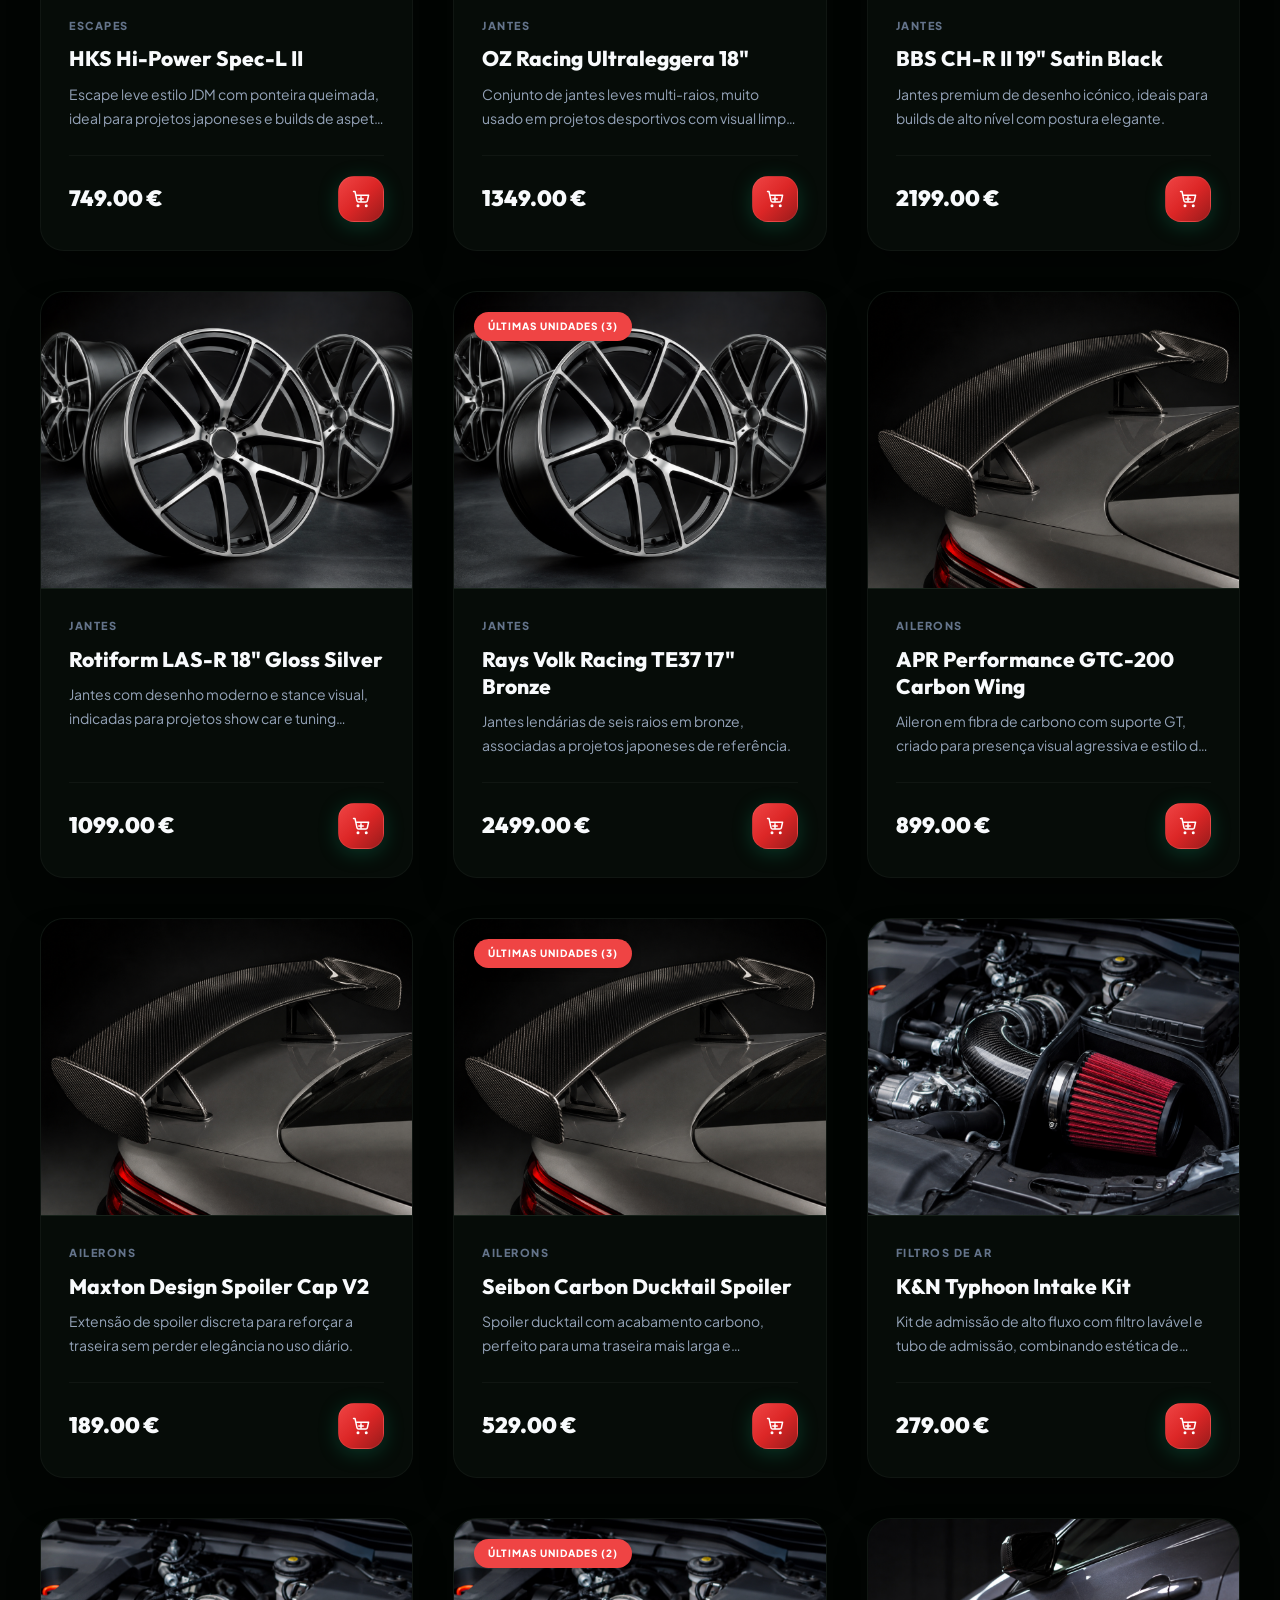
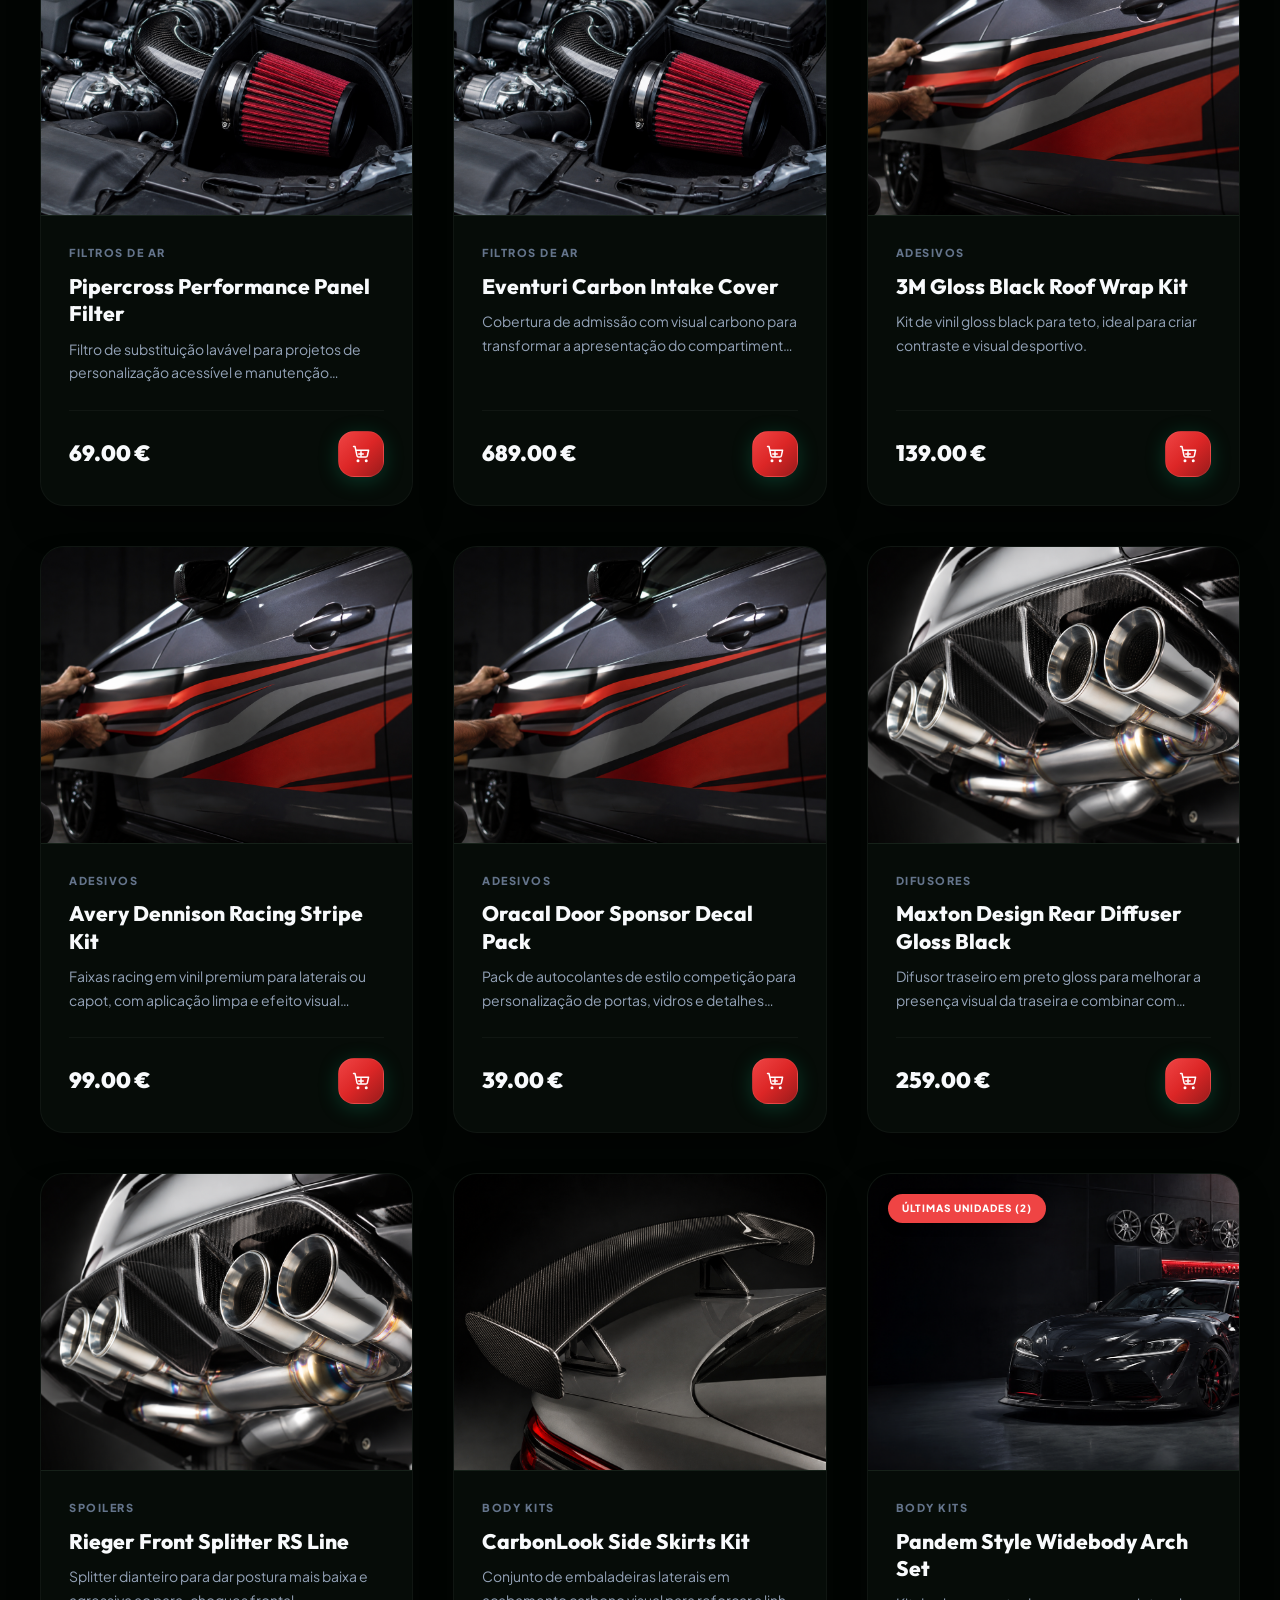
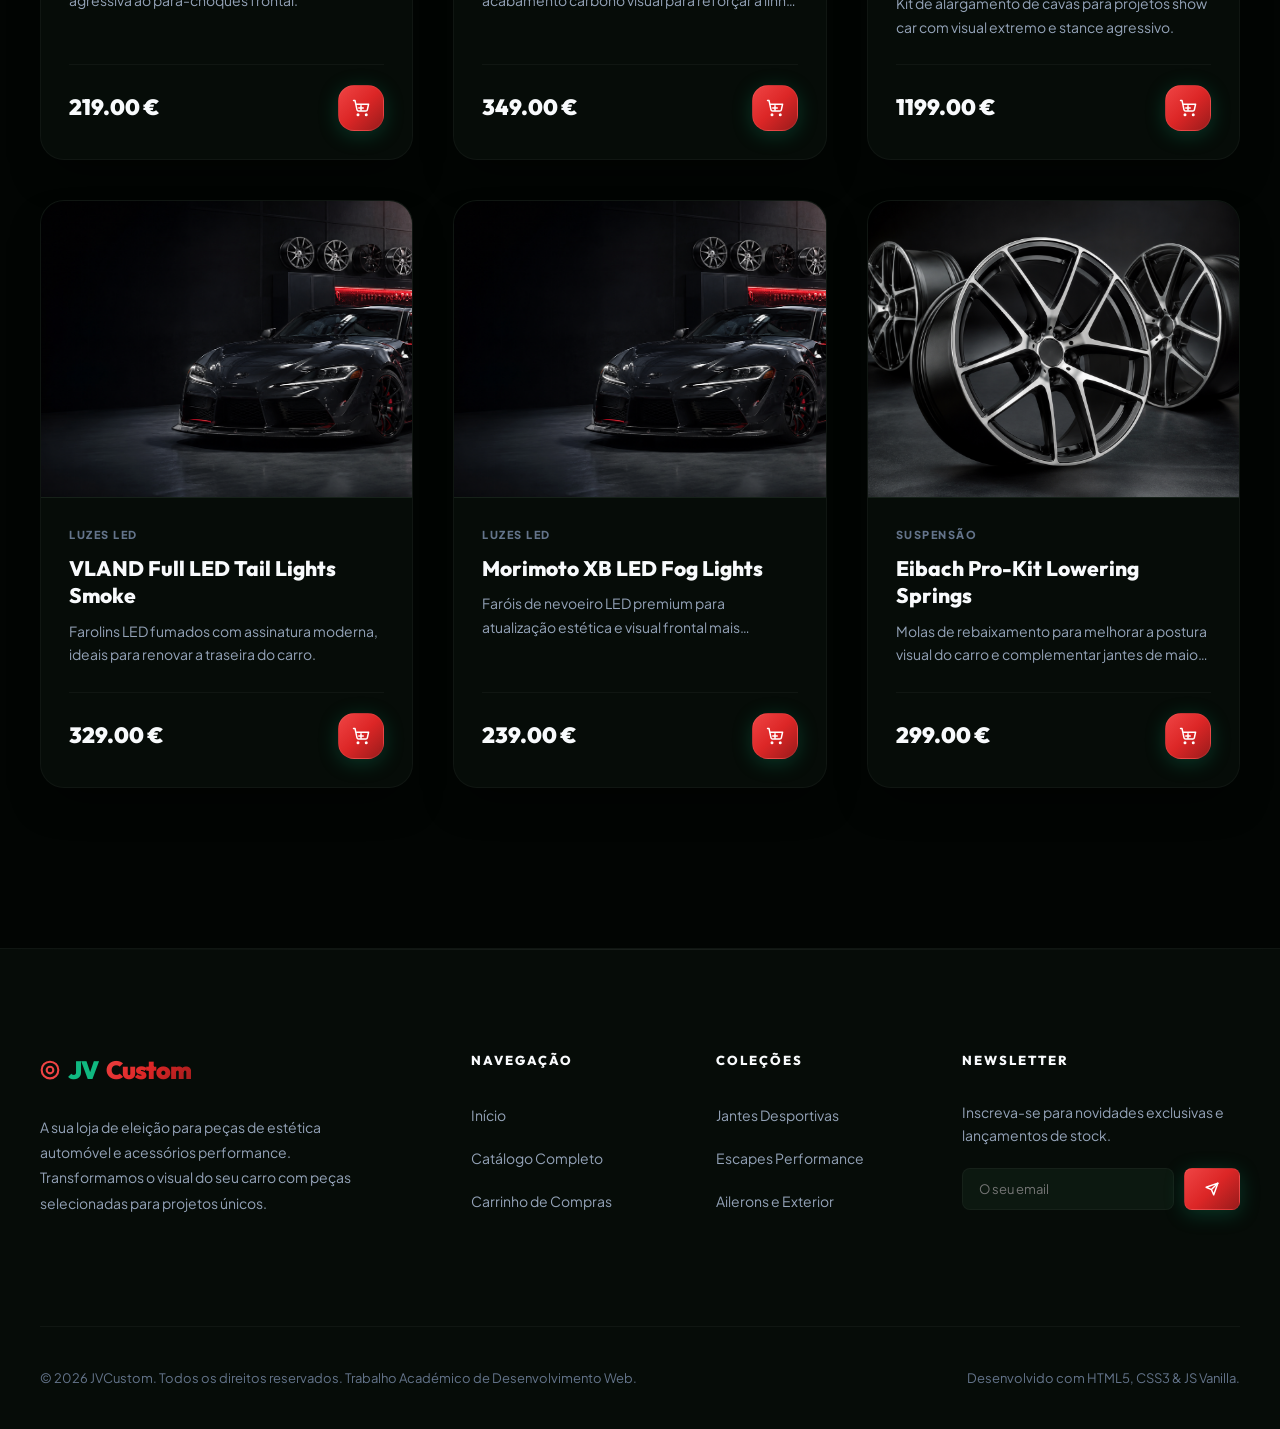
<file: projeto/shop.html>
<!DOCTYPE html>
<html lang="pt">
<head>
  <meta charset="UTF-8">
  <meta name="viewport" content="width=device-width, initial-scale=1.0">
  <meta name="description" content="Catálogo completo de peças de estética automóvel na JVCustom - Filtre por escapes, ailerons, jantes, filtros de ar e adesivos.">
  <title>JVCustom - Catálogo de Peças</title>
  
  <!-- Fontes Google -->
  <link rel="preconnect" href="https://fonts.googleapis.com">
  <link rel="preconnect" href="https://fonts.gstatic.com" crossorigin>
  
  <!-- Estilos Globais -->
  <link rel="stylesheet" href="css/style.css">
  
  <!-- Estilos Específicos para o Catálogo -->
  <style>
    .catalog-header {
      padding: 60px 0 30px;
      text-align: center;
    }
    
    .catalog-title {
      font-family: var(--font-display);
      font-size: 38px;
      font-weight: 800;
      margin-bottom: 8px;
    }
    
    .catalog-subtitle {
      color: var(--text-secondary);
      font-size: 16px;
    }
    
    /* Barra de Pesquisa e Filtros */
    .filter-section {
      background-color: var(--bg-secondary);
      border: 1px solid var(--border-color);
      border-radius: var(--radius-lg);
      padding: 24px;
      margin-bottom: 40px;
      box-shadow: var(--card-shadow);
    }
    
    .filter-bar {
      display: flex;
      flex-wrap: wrap;
      gap: 20px;
      align-items: center;
      justify-content: space-between;
    }
    
    .search-wrapper {
      flex-grow: 1;
      min-width: 280px;
      position: relative;
    }
    
    .search-wrapper svg {
      position: absolute;
      left: 16px;
      top: 50%;
      transform: translateY(-50%);
      color: var(--text-muted);
      pointer-events: none;
    }
    
    .search-input {
      padding-left: 48px;
    }
    
    .category-pills {
      display: flex;
      gap: 10px;
      list-style: none;
      flex-wrap: wrap;
    }
    
    .category-pill {
      padding: 10px 20px;
      background-color: var(--bg-tertiary);
      border: 1px solid var(--border-color);
      color: var(--text-secondary);
      border-radius: var(--radius-full);
      font-size: 14px;
      font-weight: 600;
      cursor: pointer;
      transition: var(--transition-fast);
    }
    
    .category-pill:hover, .category-pill.active {
      background-color: var(--accent-primary);
      color: white;
      border-color: var(--accent-primary);
      box-shadow: 0 4px 12px rgba(var(--accent-primary-rgb), 0.2);
    }
    
    .sort-wrapper {
      display: flex;
      align-items: center;
      gap: 12px;
    }
    
    .sort-label {
      font-size: 14px;
      color: var(--text-secondary);
      white-space: nowrap;
    }
    
    .sort-select {
      min-width: 180px;
    }
    
    /* Configurações Extra do Perfil */
    .profile-preference-alert {
      display: flex;
      align-items: center;
      justify-content: space-between;
      flex-wrap: wrap;
      gap: 16px;
      margin-bottom: 30px;
      padding: 16px 24px;
      background-color: var(--bg-tertiary);
      border-radius: var(--radius-md);
      border-left: 4px solid var(--accent-secondary);
      font-size: 14px;
    }
    
    .toggle-preference-wrap {
      display: flex;
      align-items: center;
      gap: 10px;
      user-select: none;
      cursor: pointer;
    }
    
    .toggle-preference-wrap input {
      width: 18px;
      height: 18px;
      accent-color: var(--accent-secondary);
    }
    
    @media (max-width: 1024px) {
      .filter-bar {
        flex-direction: column;
        align-items: stretch;
      }
      .category-pills {
        justify-content: center;
      }
      .sort-wrapper {
        justify-content: space-between;
      }
    }
  </style>
</head>
<body>

  <!-- Cabeçalho Global -->
  <header id="global-header"></header>

  <!-- Conteúdo Principal -->
  <main class="main-content">
    <div class="container">
      
      <!-- Cabeçalho do Catálogo -->
      <div class="catalog-header">
        <h1 class="catalog-title">Catálogo JVCustom</h1>
        <p class="catalog-subtitle">Peças selecionadas para projetos de estética automóvel com personalidade.</p>
      </div>
      
      <!-- Filtro Personalizado Baseado no Perfil do Utilizador -->
      <div id="profileAlertContainer" style="display: none;">
        <div class="profile-preference-alert">
          <div>
            <svg style="vertical-align: middle; margin-right: 8px; color: var(--accent-secondary);" width="18" height="18" viewBox="0 0 24 24" fill="none" stroke="currentColor" stroke-width="2" stroke-linecap="round" stroke-linejoin="round"><path d="M12 22c5.523 0 10-4.477 10-10S17.523 2 12 2 2 6.477 2 12s4.477 10 10 10z"/><path d="M12 16v-4"/><path d="M12 8h.01"/></svg>
            <span id="profileAlertText">Filtros personalizados baseados nas suas preferências.</span>
          </div>
          <label class="toggle-preference-wrap">
            <input type="checkbox" id="onlyRecommendedCheck">
            <span>Mostrar apenas itens recomendados para mim</span>
          </label>
        </div>
      </div>
      
      <!-- Painel de Filtros e Pesquisa -->
      <section class="filter-section">
        <div class="filter-bar">
          <!-- Pesquisa de Texto -->
          <div class="search-wrapper">
            <svg width="20" height="20" viewBox="0 0 24 24" fill="none" stroke="currentColor" stroke-width="2" stroke-linecap="round" stroke-linejoin="round"><circle cx="11" cy="11" r="8"/><path d="m21 21-4.3-4.3"/></svg>
            <input type="text" id="searchInput" class="form-control search-input" placeholder="Pesquisar por nome ou descrição...">
          </div>
          
          <!-- Pílulas de Categoria -->
          <ul class="category-pills" id="categoryPillsContainer">
            <li class="category-pill active" data-category="Todos">Todos</li>
            <li class="category-pill" data-category="Jantes">Jantes</li>
            <li class="category-pill" data-category="Escapes">Escapes</li>
            <li class="category-pill" data-category="Ailerons">Ailerons</li>
            <li class="category-pill" data-category="Filtros de Ar">Filtros de Ar</li>
            <li class="category-pill" data-category="Adesivos">Adesivos</li>
            <li class="category-pill" data-category="Difusores">Difusores</li>
            <li class="category-pill" data-category="Spoilers">Spoilers</li>
            <li class="category-pill" data-category="Body Kits">Body Kits</li>
            <li class="category-pill" data-category="Luzes LED">Luzes LED</li>
            <li class="category-pill" data-category="Suspensão">Suspensão</li>
          </ul>
          
          <!-- Ordenação -->
          <div class="sort-wrapper">
            <span class="sort-label">Ordenar por:</span>
            <select id="sortSelect" class="form-control sort-select">
              <option value="relevance" selected>Relevância</option>
              <option value="price-asc">Preço: Baixo a Alto</option>
              <option value="price-desc">Preço: Alto a Baixo</option>
              <option value="rating">Classificação (Estrelas)</option>
            </select>
          </div>
        </div>
      </section>
      
      <!-- Grelha de Produtos -->
      <section>
        <div class="product-grid" id="catalogGrid">
          <!-- Injetado Dinamicamente por JavaScript -->
        </div>
      </section>
      
    </div>
  </main>

  <!-- Rodapé Global -->
  <footer id="global-footer"></footer>

  <!-- Scripts -->
  <script src="js/db.js"></script>
  <script src="js/main.js"></script>
  <script src="js/shop.js"></script>
</body>
</html>
</file>
<file: projeto/css/style.css>
@import url('https://fonts.googleapis.com/css2?family=Outfit:wght@300;400;500;600;700;800;900&family=Plus+Jakarta+Sans:wght@300;400;500;600;700;800&display=swap');

/* ==========================================================================
   ULTRA-PREMIUM DESIGN SYSTEM - JVCustom Automotive
   ========================================================================== */
:root {
  /* Colors - Carbon Black & Performance Red */
  --bg-primary: #020503;
  --bg-secondary: #060c08;
  --bg-tertiary: #0c1810;
  --text-primary: #f8fafc;
  --text-secondary: #94a3b8;
  --text-muted: #64748b;
  
  /* Gradients */
  --accent-primary: linear-gradient(135deg, #ef4444 0%, #dc2626 50%, #991b1b 100%);
  --accent-primary-rgb: 239, 68, 68;
  --accent-primary-hover: linear-gradient(135deg, #f97316 0%, #ef4444 50%, #dc2626 100%);
  --accent-secondary: linear-gradient(135deg, #f97316 0%, #f59e0b 100%); /* Orange performance */
  --accent-secondary-rgb: 249, 115, 22;
  --accent-glow: 0 0 30px rgba(239, 68, 68, 0.24);
  
  /* Borders & Shadows */
  --border-color: rgba(255, 255, 255, 0.04);
  --border-hover: rgba(255, 255, 255, 0.08);
  --border-focus: rgba(239, 68, 68, 0.45);
  --card-shadow: 0 20px 40px -15px rgba(0, 0, 0, 0.7);
  --glow-shadow: 0 0 30px rgba(239, 68, 68, 0.18);
  
  /* Status Colors */
  --success: #ef4444;
  --success-bg: rgba(239, 68, 68, 0.06);
  --warning: #f59e0b;
  --warning-bg: rgba(245, 158, 11, 0.06);
  --danger: #ef4444;
  --danger-bg: rgba(239, 68, 68, 0.06);
  
  /* Fonts */
  --font-display: 'Outfit', sans-serif;
  --font-sans: 'Plus Jakarta Sans', sans-serif;

  /* Border Radii */
  --radius-sm: 8px;
  --radius-md: 16px;
  --radius-lg: 24px;
  --radius-full: 9999px;

  /* Transitions */
  --transition: all 0.4s cubic-bezier(0.16, 1, 0.3, 1);
  --transition-fast: all 0.2s cubic-bezier(0.16, 1, 0.3, 1);
  
  /* Glassmorphism */
  --glass-bg: rgba(6, 12, 8, 0.7);
  --glass-border: rgba(255, 255, 255, 0.05);
}

/* ==========================================================================
   LIGHT MODE OVERRIDES (PREMIUM MINIMALIST ELEGANCE)
   ========================================================================== */
body.light-theme {
  --bg-primary: #f4f7f5;
  --bg-secondary: #ffffff;
  --bg-tertiary: #eef2ef;
  --text-primary: #0f1c14;
  --text-secondary: #405146;
  --text-muted: #85998c;
  
  --accent-primary: linear-gradient(135deg, #ef4444 0%, #dc2626 100%);
  --accent-primary-hover: linear-gradient(135deg, #f97316 0%, #dc2626 100%);
  --accent-secondary: linear-gradient(135deg, #f97316 0%, #ea580c 100%);
  --accent-glow: 0 0 20px rgba(239, 68, 68, 0.15);
  
  --border-color: rgba(15, 28, 20, 0.06);
  --border-hover: rgba(15, 28, 20, 0.12);
  --border-focus: rgba(239, 68, 68, 0.45);
  --card-shadow: 0 20px 40px -20px rgba(15, 28, 20, 0.08);
  --glow-shadow: 0 0 25px rgba(239, 68, 68, 0.08);
  
  --success: #ef4444;
  --success-bg: rgba(239, 68, 68, 0.06);
  --warning: #d97706;
  --warning-bg: rgba(217, 119, 6, 0.06);
  --danger: #dc2626;
  --danger-bg: rgba(220, 38, 38, 0.06);
  
  --glass-bg: rgba(255, 255, 255, 0.8);
  --glass-border: rgba(15, 28, 20, 0.04);
}

/* ==========================================================================
   RESET & BASICS
   ========================================================================== */
* {
  margin: 0;
  padding: 0;
  box-sizing: border-box;
}

html {
  scroll-behavior: smooth;
}

body {
  font-family: var(--font-sans);
  background-color: var(--bg-primary);
  background-image: 
    radial-gradient(circle at 10% 20%, rgba(16, 185, 129, 0.04) 0%, transparent 40%),
    radial-gradient(circle at 90% 80%, rgba(132, 204, 22, 0.03) 0%, transparent 40%);
  background-attachment: fixed;
  color: var(--text-primary);
  transition: background-color var(--transition), color var(--transition);
  line-height: 1.7;
  overflow-x: hidden;
}

a {
  color: inherit;
  text-decoration: none;
  transition: var(--transition-fast);
}

img {
  max-width: 100%;
  height: auto;
  display: block;
}

input, select, textarea, button {
  font-family: inherit;
  font-size: inherit;
  color: inherit;
  background: none;
  border: none;
  outline: none;
}

button {
  cursor: pointer;
}

/* Container */
.container {
  width: 100%;
  max-width: 1280px;
  margin: 0 auto;
  padding: 0 40px;
}

/* Scrollbar Personalizada */
::-webkit-scrollbar {
  width: 10px;
}
::-webkit-scrollbar-track {
  background: var(--bg-primary);
}
::-webkit-scrollbar-thumb {
  background: var(--bg-tertiary);
  border-radius: var(--radius-full);
  border: 2px solid var(--bg-primary);
}
::-webkit-scrollbar-thumb:hover {
  background: var(--text-muted);
}

/* ==========================================================================
   HEADER / NAVIGATION
   ========================================================================== */
.header {
  position: fixed;
  top: 20px;
  left: 0;
  width: 100%;
  z-index: 1000;
  transition: var(--transition);
}

.nav-container {
  display: flex;
  justify-content: space-between;
  align-items: center;
  height: 74px;
  padding: 0 32px;
  background-color: var(--glass-bg);
  backdrop-filter: blur(20px);
  -webkit-backdrop-filter: blur(20px);
  border: 1px solid var(--glass-border);
  border-radius: var(--radius-md);
  box-shadow: 0 15px 35px -10px rgba(0, 0, 0, 0.4);
  transition: var(--transition);
}

.header.scrolled {
  top: 0;
}

.header.scrolled .nav-container {
  height: 68px;
  border-radius: 0;
  border-left-width: 0;
  border-right-width: 0;
  border-top-width: 0;
  padding: 0 40px;
}

/* Logo */
.logo {
  font-family: var(--font-display);
  font-weight: 900;
  font-size: 25px;
  letter-spacing: -1px;
  display: flex;
  align-items: center;
  gap: 8px;
  color: #10b981;
}

.logo span {
  background: var(--accent-primary);
  -webkit-background-clip: text;
  -webkit-text-fill-color: transparent;
}

.logo-dot {
  width: 6px;
  height: 6px;
  border-radius: var(--radius-full);
  background: var(--accent-secondary);
}

/* Nav Menu */
.nav-menu {
  display: flex;
  align-items: center;
  gap: 36px;
  list-style: none;
}

.nav-link {
  font-weight: 600;
  font-size: 14px;
  color: var(--text-secondary);
  position: relative;
  padding: 8px 0;
  letter-spacing: 0.5px;
}

.nav-link:hover, .nav-link.active {
  color: var(--text-primary);
}

.nav-link::after {
  content: '';
  position: absolute;
  bottom: 0;
  left: 50%;
  transform: translateX(-50%);
  width: 0;
  height: 2px;
  background: var(--accent-primary);
  border-radius: var(--radius-full);
  transition: var(--transition);
}

.nav-link:hover::after, .nav-link.active::after {
  width: 100%;
}

/* Nav Actions */
.nav-actions {
  display: flex;
  align-items: center;
  gap: 16px;
}

.icon-btn {
  display: flex;
  align-items: center;
  justify-content: center;
  width: 42px;
  height: 42px;
  border-radius: var(--radius-md);
  border: 1px solid var(--border-color);
  background: rgba(255, 255, 255, 0.02);
  color: var(--text-secondary);
  position: relative;
  transition: var(--transition-fast);
}

.icon-btn:hover {
  background: var(--bg-tertiary);
  color: var(--text-primary);
  border-color: var(--border-hover);
  transform: translateY(-2px);
}

.cart-badge {
  position: absolute;
  top: -4px;
  right: -4px;
  background: var(--accent-primary);
  color: white;
  font-size: 10px;
  font-weight: 800;
  min-width: 18px;
  height: 18px;
  border-radius: var(--radius-full);
  display: flex;
  align-items: center;
  justify-content: center;
  padding: 0 4px;
  box-shadow: 0 0 12px rgba(16, 185, 129, 0.5);
}

/* User Menu Button */
.user-menu-btn {
  display: flex;
  align-items: center;
  gap: 10px;
  padding: 5px 14px 5px 5px;
  border-radius: var(--radius-full);
  border: 1px solid var(--border-color);
  background-color: rgba(255, 255, 255, 0.02);
  transition: var(--transition-fast);
}

.user-menu-btn:hover {
  border-color: var(--border-hover);
  background-color: var(--bg-tertiary);
  transform: translateY(-2px);
}

.user-avatar {
  width: 32px;
  height: 32px;
  border-radius: var(--radius-full);
  object-fit: cover;
  background-color: var(--bg-tertiary);
}

.user-menu-name {
  font-size: 13px;
  font-weight: 700;
  max-width: 90px;
  white-space: nowrap;
  overflow: hidden;
  text-overflow: ellipsis;
}

/* User Dropdown */
.user-dropdown {
  position: relative;
}

.dropdown-menu {
  position: absolute;
  top: calc(100% + 12px);
  right: 0;
  width: 230px;
  background-color: var(--bg-secondary);
  border: 1px solid var(--border-color);
  border-radius: var(--radius-md);
  box-shadow: var(--card-shadow), var(--accent-glow);
  padding: 10px;
  display: none;
  flex-direction: column;
  gap: 4px;
  z-index: 1001;
  animation: slideDown 0.3s cubic-bezier(0.16, 1, 0.3, 1);
}
/* Dropdown aberto via JS (clique) */
.dropdown-menu.open {
  display: flex;
}

.dropdown-header {
  padding: 12px;
  border-bottom: 1px solid var(--border-color);
  margin-bottom: 6px;
}

.dropdown-header-name {
  font-weight: 700;
  font-size: 14px;
  color: var(--text-primary);
}

.dropdown-header-email {
  font-size: 12px;
  color: var(--text-muted);
  word-break: break-all;
}

.dropdown-item {
  display: flex;
  align-items: center;
  gap: 12px;
  padding: 10px 14px;
  border-radius: var(--radius-sm);
  font-size: 14px;
  font-weight: 600;
  color: var(--text-secondary);
  transition: var(--transition-fast);
}

.dropdown-item:hover {
  background-color: var(--bg-tertiary);
  color: var(--text-primary);
  padding-left: 18px;
}

.dropdown-item.danger {
  color: var(--danger);
}

.dropdown-item.danger:hover {
  background-color: var(--danger-bg);
}

@keyframes slideDown {
  0% { transform: translateY(12px); opacity: 0; }
  100% { transform: translateY(0); opacity: 1; }
}

/* ==========================================================================
   BUTTONS (PREMIUM GLOW & TEXTURE)
   ========================================================================== */
.btn {
  display: inline-flex;
  align-items: center;
  justify-content: center;
  gap: 10px;
  padding: 14px 28px;
  border-radius: var(--radius-md);
  font-weight: 700;
  font-size: 14px;
  letter-spacing: 0.5px;
  text-transform: uppercase;
  transition: var(--transition);
  white-space: nowrap;
}

.btn-primary {
  background: var(--accent-primary);
  color: white;
  box-shadow: 0 4px 20px rgba(16, 185, 129, 0.25);
  border: 1px solid rgba(255, 255, 255, 0.08);
}

.btn-primary:hover {
  background: var(--accent-primary-hover);
  transform: translateY(-3px);
  box-shadow: 0 8px 30px rgba(16, 185, 129, 0.4), var(--accent-glow);
}

.btn-secondary {
  background-color: rgba(255, 255, 255, 0.03);
  border: 1px solid var(--border-color);
  color: var(--text-primary);
}

.btn-secondary:hover {
  background-color: rgba(255, 255, 255, 0.06);
  border-color: var(--text-muted);
  transform: translateY(-3px);
}

.btn-accent {
  background: var(--accent-secondary);
  color: #0f1c14;
  box-shadow: 0 4px 20px rgba(132, 204, 22, 0.25);
}

.btn-accent:hover {
  transform: translateY(-3px);
  box-shadow: 0 8px 30px rgba(132, 204, 22, 0.4);
}

.btn-danger {
  background-color: rgba(239, 68, 68, 0.1);
  border: 1px solid rgba(239, 68, 68, 0.2);
  color: var(--danger);
}

.btn-danger:hover {
  background-color: var(--danger);
  color: white;
  transform: translateY(-3px);
  box-shadow: 0 8px 25px rgba(239, 68, 68, 0.3);
}

.btn-sm {
  padding: 10px 20px;
  font-size: 12px;
  border-radius: var(--radius-sm);
}

.btn-icon-only {
  width: 46px;
  height: 46px;
  padding: 0;
  border-radius: var(--radius-md);
}

/* ==========================================================================
   INPUTS & FORM CONTROLS
   ========================================================================== */
.form-group {
  margin-bottom: 24px;
}

.form-label {
  display: block;
  font-size: 13px;
  font-weight: 700;
  text-transform: uppercase;
  letter-spacing: 1px;
  margin-bottom: 10px;
  color: var(--text-secondary);
}

.form-control {
  width: 100%;
  padding: 14px 18px;
  border-radius: var(--radius-md);
  border: 1px solid var(--border-color);
  background-color: var(--bg-tertiary);
  color: var(--text-primary);
  transition: var(--transition-fast);
}

.form-control:focus {
  border-color: #10b981;
  box-shadow: 0 0 0 4px rgba(16, 185, 129, 0.15);
  background-color: var(--bg-secondary);
}

.form-row {
  display: grid;
  grid-template-columns: 1fr 1fr;
  gap: 20px;
}

select.form-control {
  appearance: none;
  background-image: url("data:image/svg+xml;charset=utf-8,%3Csvg xmlns='http://www.w3.org/2000/svg' fill='none' viewBox='0 0 20 20'%3E%3Cpath stroke='%2394a3b8' stroke-linecap='round' stroke-linejoin='round' stroke-width='1.5' d='m6 8 4 4 4-4'/%3E%3C/svg%3E");
  background-position: right 16px center;
  background-repeat: no-repeat;
  background-size: 20px;
  padding-right: 48px;
}

/* ==========================================================================
   TOAST NOTIFICATIONS (WITH AN ANIMATED PROGRESS BAR)
   ========================================================================== */
.toast-container {
  position: fixed;
  bottom: 30px;
  right: 30px;
  z-index: 9999;
  display: flex;
  flex-direction: column;
  gap: 16px;
  pointer-events: none;
}

.toast {
  display: flex;
  align-items: center;
  gap: 16px;
  padding: 20px 24px;
  background-color: var(--bg-secondary);
  border: 1px solid var(--border-color);
  border-radius: var(--radius-md);
  box-shadow: var(--card-shadow), var(--accent-glow);
  color: var(--text-primary);
  pointer-events: auto;
  min-width: 320px;
  max-width: 440px;
  position: relative;
  overflow: hidden;
  animation: slideInRight 0.4s cubic-bezier(0.16, 1, 0.3, 1);
  transition: var(--transition);
}

.toast.toast-success { border-left: 4px solid var(--success); }
.toast.toast-warning { border-left: 4px solid var(--warning); }
.toast.toast-danger { border-left: 4px solid var(--danger); }
.toast.toast-info { border-left: 4px solid #3b82f6; }

.toast-icon {
  font-size: 22px;
  display: flex;
  align-items: center;
}

.toast-success .toast-icon { color: var(--success); }
.toast-warning .toast-icon { color: var(--warning); }
.toast-danger .toast-icon { color: var(--danger); }
.toast-info .toast-icon { color: #3b82f6; }

.toast-content {
  flex-grow: 1;
}

.toast-title {
  font-weight: 800;
  font-size: 14px;
  margin-bottom: 2px;
  font-family: var(--font-display);
}

.toast-message {
  font-size: 13px;
  color: var(--text-secondary);
}

.toast-close {
  color: var(--text-muted);
  cursor: pointer;
  font-size: 20px;
  line-height: 1;
  transition: var(--transition-fast);
}

.toast-close:hover {
  color: var(--text-primary);
}

/* Toast Progress Bar */
.toast::after {
  content: '';
  position: absolute;
  bottom: 0;
  left: 0;
  width: 100%;
  height: 3px;
  background-color: var(--accent-primary-hover);
  animation: toastProgress 4s linear forwards;
}
.toast.toast-success::after { background-color: var(--success); }
.toast.toast-warning::after { background-color: var(--warning); }
.toast.toast-danger::after { background-color: var(--danger); }
.toast.toast-info::after { background-color: #3b82f6; }

@keyframes toastProgress {
  to { width: 0%; }
}

.toast.toast-hide {
  animation: slideOutRight 0.4s cubic-bezier(0.16, 1, 0.3, 1) forwards;
}

@keyframes slideInRight {
  0% { transform: translateX(120%); opacity: 0; }
  100% { transform: translateX(0); opacity: 1; }
}

@keyframes slideOutRight {
  0% { transform: translateX(0); opacity: 1; }
  100% { transform: translateX(120%); opacity: 0; }
}

/* ==========================================================================
   PRODUCT CARDS (WITH GRADIENT BORDER HOVER)
   ========================================================================== */
.product-grid {
  display: grid;
  grid-template-columns: repeat(auto-fill, minmax(300px, 1fr));
  gap: 40px;
}

.product-card {
  background-color: var(--bg-secondary);
  border: 1px solid var(--border-color);
  border-radius: var(--radius-lg);
  overflow: hidden;
  box-shadow: var(--card-shadow);
  display: flex;
  flex-direction: column;
  transition: var(--transition);
  position: relative;
}

.product-card::before {
  content: '';
  position: absolute;
  top: 0;
  left: 0;
  width: 100%;
  height: 100%;
  border-radius: var(--radius-lg);
  padding: 1px;
  background: var(--accent-primary);
  -webkit-mask: linear-gradient(#fff 0 0) content-box, linear-gradient(#fff 0 0);
  -webkit-mask-composite: xor;
  mask-composite: exclude;
  opacity: 0;
  transition: var(--transition);
  pointer-events: none;
  z-index: 3;
}

.product-card:hover {
  transform: translateY(-8px);
  box-shadow: var(--accent-glow), 0 30px 60px -20px rgba(0, 0, 0, 0.9);
}

.product-card:hover::before {
  opacity: 0.7;
}

.product-card-badge {
  position: absolute;
  top: 20px;
  left: 20px;
  z-index: 2;
  padding: 6px 14px;
  font-size: 10px;
  font-weight: 800;
  border-radius: var(--radius-full);
  text-transform: uppercase;
  letter-spacing: 1px;
  box-shadow: 0 4px 10px rgba(0, 0, 0, 0.3);
}

.badge-new {
  background: var(--accent-primary);
  color: white;
}

.badge-recommend {
  background: var(--accent-secondary);
  color: white;
}

.badge-low-stock {
  background-color: var(--danger);
  color: white;
}

.product-card-image-wrapper {
  aspect-ratio: 1.25;
  overflow: hidden;
  position: relative;
  background-color: var(--bg-tertiary);
  border-bottom: 1px solid var(--border-color);
}

.product-card-image {
  width: 100%;
  height: 100%;
  object-fit: cover;
  transition: var(--transition);
}

.product-card:hover .product-card-image {
  transform: scale(1.08);
  filter: brightness(1.05);
}

.product-card-info {
  padding: 28px;
  display: flex;
  flex-direction: column;
  flex-grow: 1;
}

.product-card-category {
  font-size: 11px;
  font-weight: 800;
  text-transform: uppercase;
  color: var(--text-muted);
  margin-bottom: 10px;
  letter-spacing: 1.5px;
}

.product-card-title {
  font-family: var(--font-display);
  font-size: 21px;
  font-weight: 800;
  margin-bottom: 10px;
  color: var(--text-primary);
  line-height: 1.3;
}

.product-card-description {
  font-size: 14px;
  color: var(--text-secondary);
  margin-bottom: 24px;
  display: -webkit-box;
  -webkit-line-clamp: 2;
  -webkit-box-orient: vertical;
  overflow: hidden;
  height: 48px;
  line-height: 1.7;
}

.product-card-footer {
  display: flex;
  justify-content: space-between;
  align-items: center;
  margin-top: auto;
  padding-top: 20px;
  border-top: 1px solid var(--border-color);
}

.product-card-price {
  font-family: var(--font-display);
  font-size: 22px;
  font-weight: 900;
  color: var(--text-primary);
}

/* ==========================================================================
   FOOTER (SLEEK BRANDING)
   ========================================================================== */
.footer {
  background-color: var(--bg-secondary);
  border-top: 1px solid var(--border-color);
  padding: 100px 0 40px;
  margin-top: 160px;
  position: relative;
}

.footer::before {
  content: '';
  position: absolute;
  top: 0;
  left: 0;
  width: 100%;
  height: 1px;
  background: linear-gradient(90deg, transparent, var(--border-hover), transparent);
}

.footer-grid {
  display: grid;
  grid-template-columns: 2fr 1fr 1fr 1.5fr;
  gap: 60px;
  margin-bottom: 80px;
}

.footer-info-logo {
  margin-bottom: 24px;
}

.footer-info-desc {
  color: var(--text-secondary);
  font-size: 14px;
  line-height: 1.8;
  margin-bottom: 30px;
  max-width: 340px;
}

.footer-heading {
  font-family: var(--font-display);
  font-size: 13px;
  font-weight: 800;
  text-transform: uppercase;
  letter-spacing: 2px;
  margin-bottom: 30px;
  color: var(--text-primary);
}

.footer-links {
  list-style: none;
}

.footer-links li {
  margin-bottom: 16px;
}

.footer-links a {
  font-size: 14px;
  color: var(--text-secondary);
  position: relative;
  padding-left: 0;
}

.footer-links a:hover {
  color: var(--text-primary);
  padding-left: 8px;
}

.footer-newsletter-text {
  font-size: 14px;
  color: var(--text-secondary);
  margin-bottom: 20px;
}

.newsletter-form {
  display: flex;
  gap: 10px;
}

.newsletter-form .form-control {
  padding: 12px 16px;
  font-size: 13px;
  border-radius: var(--radius-sm);
}

.newsletter-form .btn {
  padding: 0 20px;
}

.footer-bottom {
  display: flex;
  justify-content: space-between;
  align-items: center;
  padding-top: 40px;
  border-top: 1px solid var(--border-color);
  font-size: 13px;
  color: var(--text-muted);
}

/* ==========================================================================
   MODAL WINDOWS (GLASS PANELS & BLUR)
   ========================================================================== */
.modal {
  position: fixed;
  top: 0;
  left: 0;
  width: 100%;
  height: 100%;
  z-index: 2000;
  display: none;
  align-items: center;
  justify-content: center;
  padding: 30px;
}

.modal.active {
  display: flex;
}

.modal-backdrop {
  position: absolute;
  top: 0;
  left: 0;
  width: 100%;
  height: 100%;
  background-color: rgba(3, 0, 10, 0.85);
  backdrop-filter: blur(16px);
  -webkit-backdrop-filter: blur(16px);
  animation: fadeIn 0.3s ease;
}

.modal-content {
  position: relative;
  background-color: var(--bg-secondary);
  border: 1px solid var(--border-hover);
  border-radius: var(--radius-lg);
  width: 100%;
  max-width: 580px;
  max-height: 85vh;
  overflow-y: auto;
  box-shadow: var(--card-shadow), var(--accent-glow);
  animation: modalScaleUp 0.4s cubic-bezier(0.16, 1, 0.3, 1);
  z-index: 2001;
}

.modal-content.wide {
  max-width: 840px;
}

.modal-header {
  padding: 28px 36px;
  border-bottom: 1px solid var(--border-color);
  display: flex;
  justify-content: space-between;
  align-items: center;
}

.modal-title {
  font-family: var(--font-display);
  font-size: 22px;
  font-weight: 800;
  letter-spacing: -0.5px;
}

.modal-close {
  color: var(--text-secondary);
  font-size: 28px;
  cursor: pointer;
  transition: var(--transition-fast);
  line-height: 1;
}

.modal-close:hover {
  color: var(--text-primary);
  transform: rotate(90deg);
}

.modal-body {
  padding: 36px;
}

.modal-footer {
  padding: 24px 36px 36px;
  display: flex;
  justify-content: flex-end;
  gap: 16px;
  border-top: 1px solid var(--border-color);
}

@keyframes fadeIn {
  from { opacity: 0; }
  to { opacity: 1; }
}

@keyframes modalScaleUp {
  0% { transform: scale(0.94) translateY(20px); opacity: 0; }
  100% { transform: scale(1) translateY(0); opacity: 1; }
}

/* ==========================================================================
   HERO / MAIN CONTENT SPACING
   ========================================================================== */
.main-content {
  padding-top: 140px;
  min-height: 85vh;
}

/* ==========================================================================
   RESPONSIVE DESIGN
   ========================================================================== */
@media (max-width: 1024px) {
  .footer-grid {
    grid-template-columns: 1fr 1fr;
    gap: 40px;
  }
}

@media (max-width: 768px) {
  .container {
    padding: 0 24px;
  }
  
  .nav-menu {
    display: none;
    flex-direction: column;
    position: absolute;
    top: 90px;
    left: 20px;
    right: 20px;
    background-color: var(--bg-secondary);
    border: 1px solid var(--border-color);
    border-radius: var(--radius-md);
    padding: 16px;
    gap: 4px;
    box-shadow: var(--card-shadow), var(--accent-glow);
    z-index: 999;
    animation: slideDown 0.3s cubic-bezier(0.16, 1, 0.3, 1);
  }

  .nav-menu.nav-menu-open {
    display: flex;
  }

  .nav-menu li {
    width: 100%;
  }

  .nav-menu .nav-link {
    display: block;
    padding: 12px 16px;
    border-radius: var(--radius-sm);
    font-size: 15px;
  }

  .nav-menu .nav-link:hover,
  .nav-menu .nav-link.active {
    background-color: var(--bg-tertiary);
  }

  .nav-menu .nav-link::after {
    display: none;
  }
  
  .footer-grid {
    grid-template-columns: 1fr;
    gap: 40px;
  }
  
  .footer-bottom {
    flex-direction: column;
    gap: 20px;
    text-align: center;
  }
  
  .form-row {
    grid-template-columns: 1fr;
    gap: 0;
  }
}
</file>
